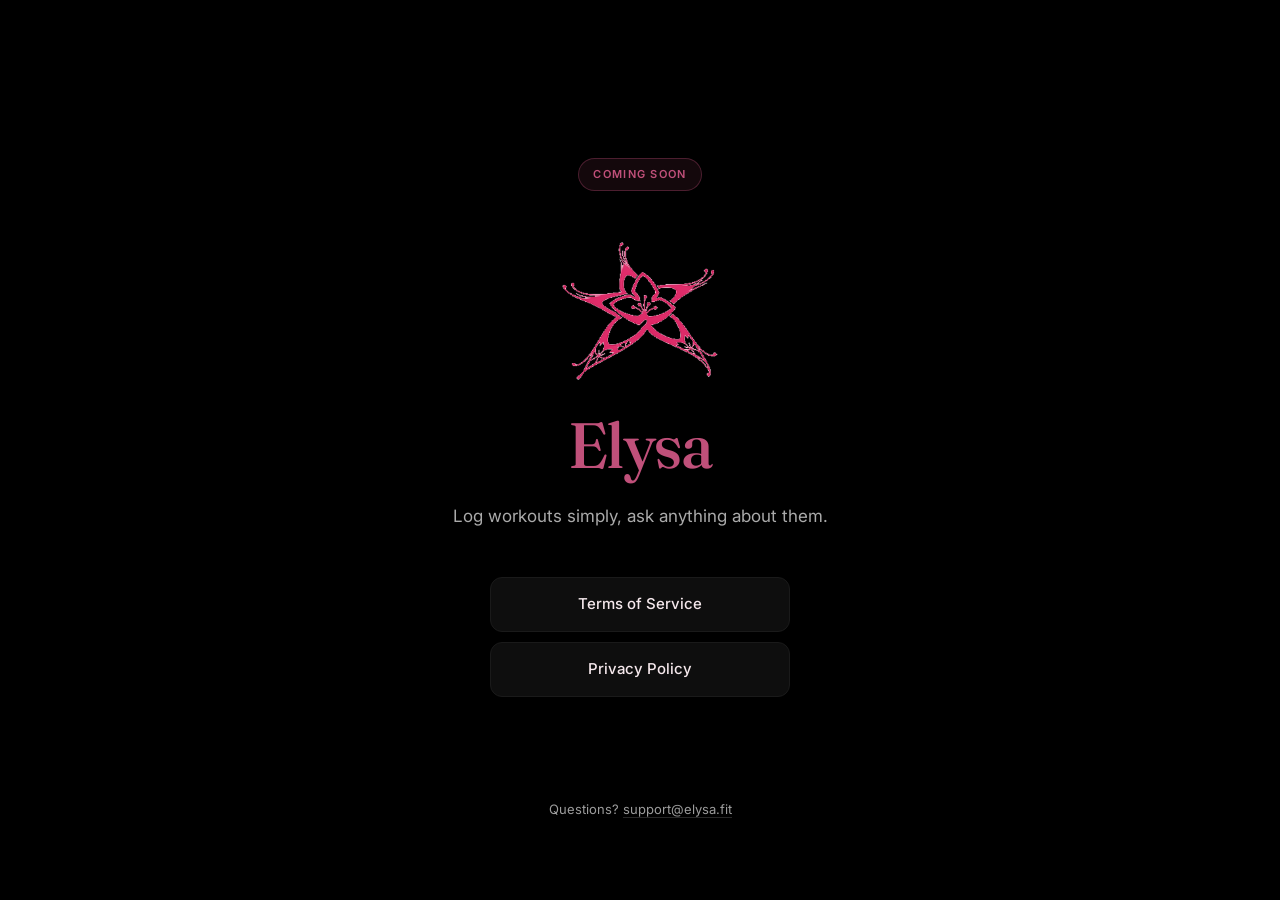
<file: index.html>
<!doctype html>
<html lang="en">
<head>
  <meta charset="utf-8">
  <meta name="viewport" content="width=device-width, initial-scale=1">
  <title>Elysa</title>
  <meta name="description" content="Log workouts simply, ask anything about them.">
  <meta name="theme-color" content="#000000">

  <meta property="og:type" content="website">
  <meta property="og:site_name" content="Elysa">
  <meta property="og:title" content="Elysa">
  <meta property="og:description" content="Log workouts simply, ask anything about them.">
  <meta property="og:url" content="https://elysa.fit/">
  <meta property="og:image" content="https://elysa.fit/assets/og-card.png">
  <meta property="og:image:width" content="1200">
  <meta property="og:image:height" content="630">
  <meta property="og:image:alt" content="Elysa">
  <meta name="twitter:card" content="summary_large_image">
  <meta name="twitter:title" content="Elysa">
  <meta name="twitter:description" content="Log workouts simply, ask anything about them.">
  <meta name="twitter:image" content="https://elysa.fit/assets/og-card.png">

  <link rel="icon" type="image/png" href="/favicon.png">
  <link rel="apple-touch-icon" href="/apple-touch-icon.png">
  <link rel="preconnect" href="https://fonts.googleapis.com">
  <link rel="preconnect" href="https://fonts.gstatic.com" crossorigin>
  <link href="https://fonts.googleapis.com/css2?family=Fraunces:opsz,wght@9..144,400..700&family=Inter:wght@400;500;600;700&display=swap" rel="stylesheet">
  <link rel="stylesheet" href="/style.css">
</head>
<body>
  <main class="landing">
    <div class="stack">
      <span class="badge">Coming soon</span>
      <img src="/assets/elysa-logo.png" alt="" class="logo">
      <h1>Elysa</h1>
      <p class="tag">Log workouts simply, ask anything about them.</p>
      <nav class="links">
        <a href="/terms">Terms of Service</a>
        <a href="/privacy">Privacy Policy</a>
      </nav>
    </div>
    <p class="contact">Questions? <a href="mailto:support@elysa.fit">support@elysa.fit</a></p>
  </main>
</body>
</html>
</file>
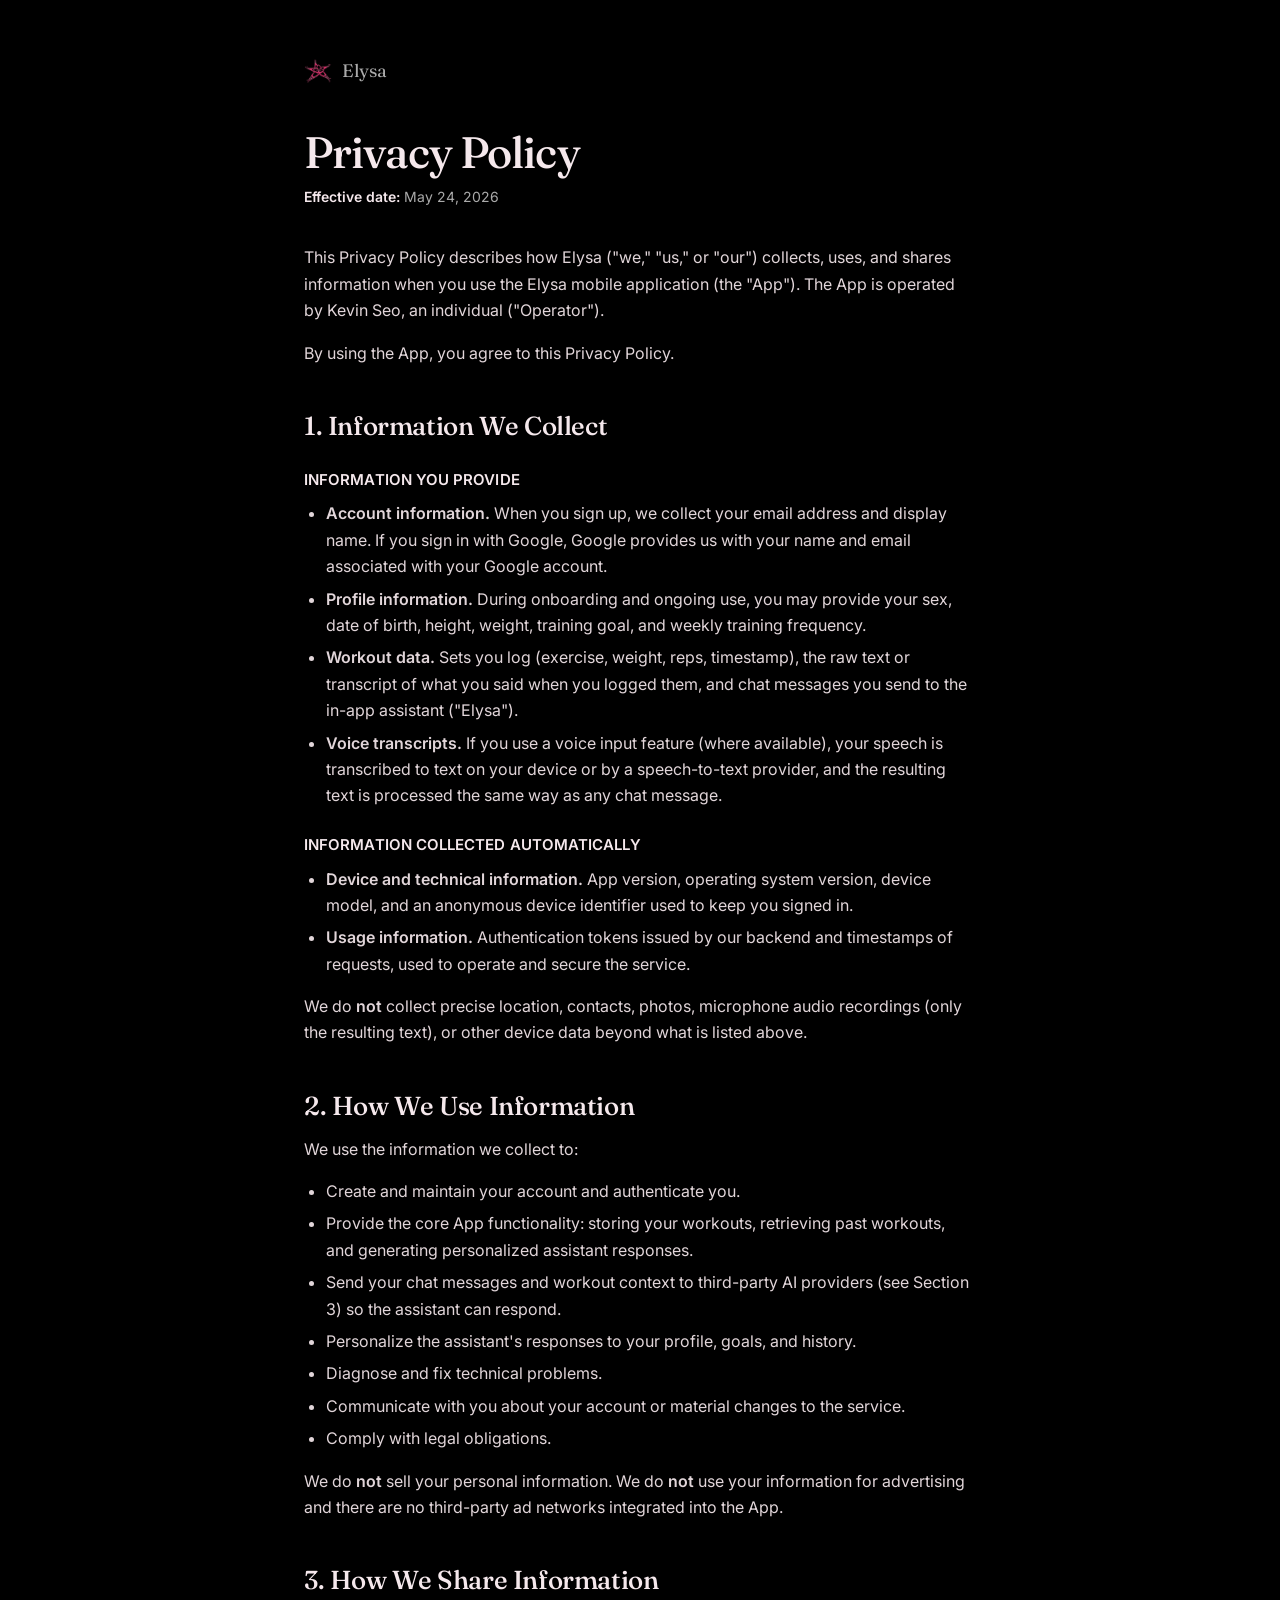
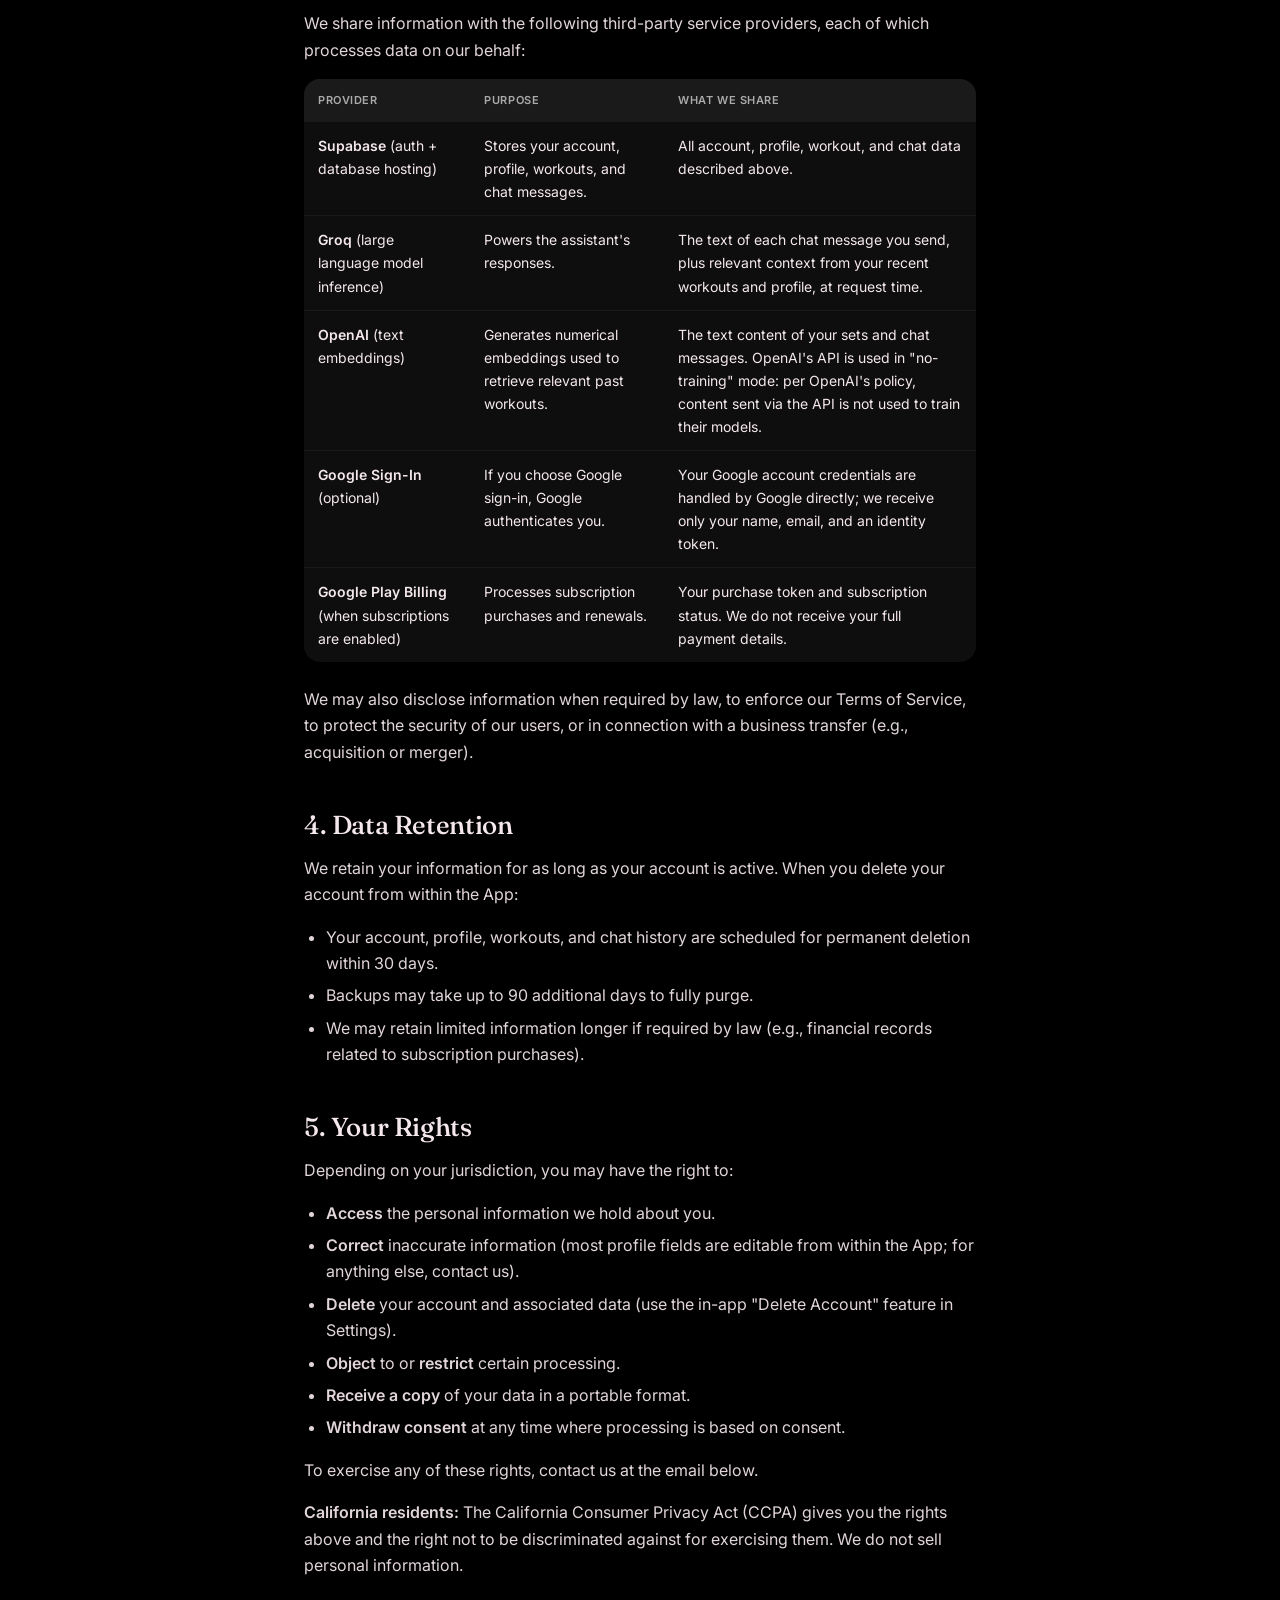
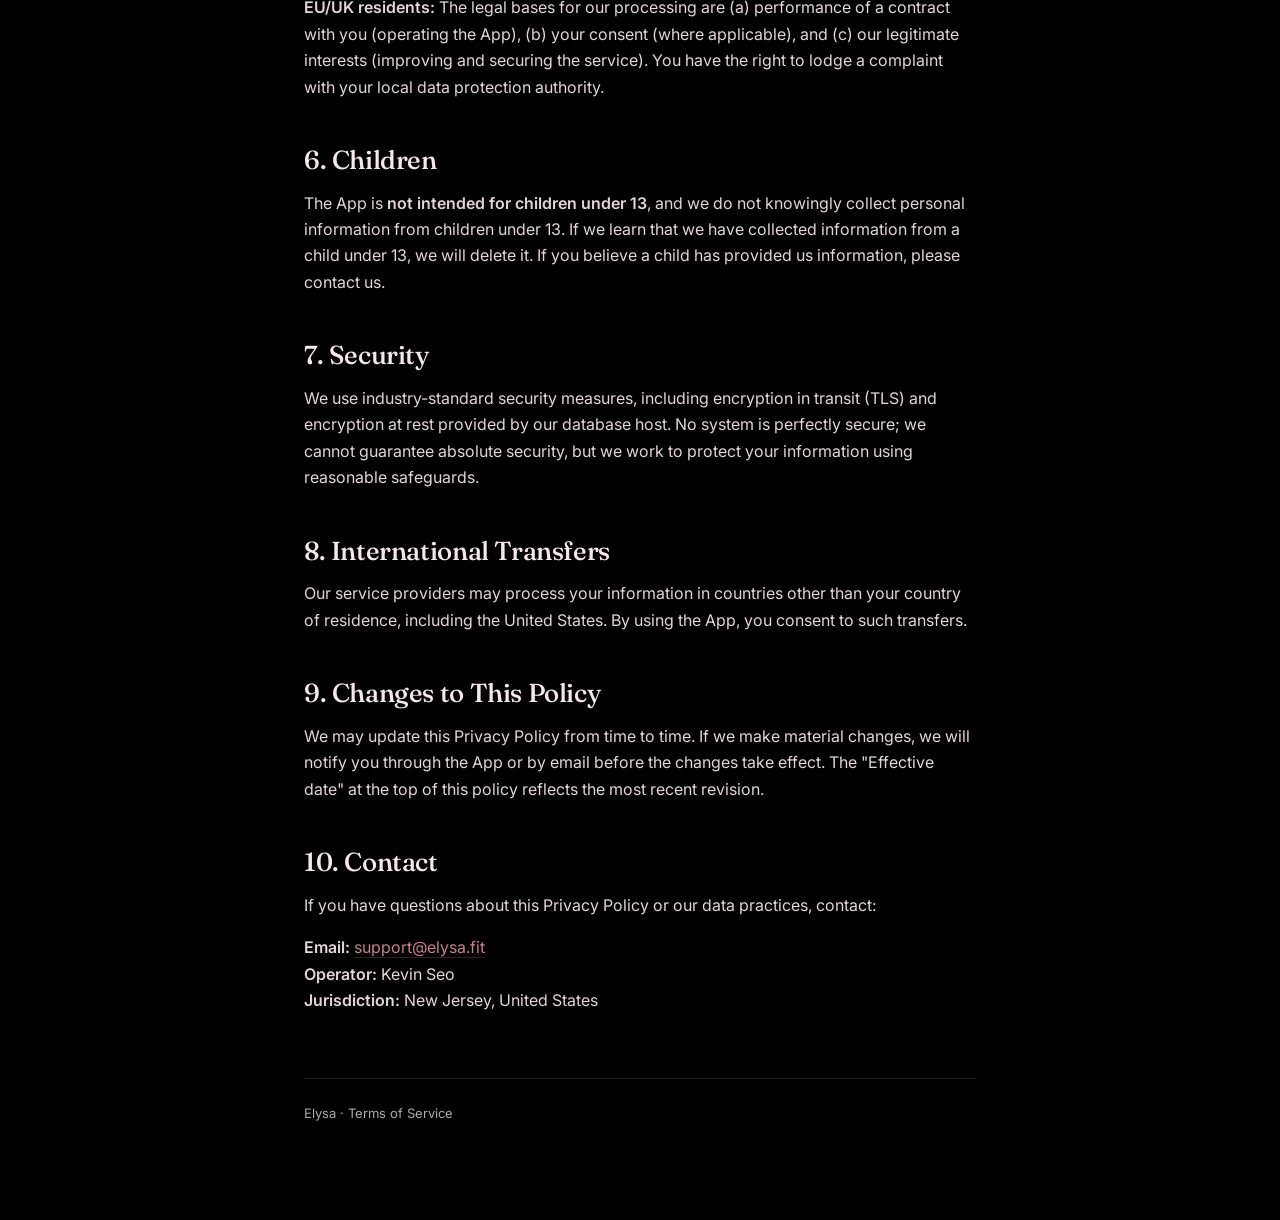
<file: privacy/index.html>
<!doctype html>
<html lang="en">
<head>
  <meta charset="utf-8">
  <meta name="viewport" content="width=device-width, initial-scale=1">
  <title>Privacy Policy · Elysa</title>
  <meta name="description" content="Privacy Policy for the Elysa mobile application.">
  <meta name="theme-color" content="#000000">

  <meta property="og:type" content="article">
  <meta property="og:site_name" content="Elysa">
  <meta property="og:title" content="Privacy Policy · Elysa">
  <meta property="og:description" content="Privacy Policy for the Elysa mobile application.">
  <meta property="og:url" content="https://elysa.fit/privacy">
  <meta property="og:image" content="https://elysa.fit/assets/og-card.png">
  <meta property="og:image:width" content="1200">
  <meta property="og:image:height" content="630">
  <meta name="twitter:card" content="summary_large_image">
  <meta name="twitter:image" content="https://elysa.fit/assets/og-card.png">

  <link rel="icon" type="image/png" href="/favicon.png">
  <link rel="apple-touch-icon" href="/apple-touch-icon.png">
  <link rel="preconnect" href="https://fonts.googleapis.com">
  <link rel="preconnect" href="https://fonts.gstatic.com" crossorigin>
  <link href="https://fonts.googleapis.com/css2?family=Fraunces:opsz,wght@9..144,400..700&family=Inter:wght@400;500;600;700&display=swap" rel="stylesheet">
  <link rel="stylesheet" href="/style.css">
</head>
<body>
  <main>
    <nav class="crumb">
      <img src="/assets/elysa-logo.png" alt="">
      <a href="/">Elysa</a>
    </nav>

    <h1>Privacy Policy</h1>
    <p class="effective"><strong>Effective date:</strong> May 24, 2026</p>

    <p>This Privacy Policy describes how Elysa ("we," "us," or "our") collects, uses, and shares information when you use the Elysa mobile application (the "App"). The App is operated by Kevin Seo, an individual ("Operator").</p>
    <p>By using the App, you agree to this Privacy Policy.</p>

    <h2>1. Information We Collect</h2>

    <h3>Information you provide</h3>
    <ul>
      <li><strong>Account information.</strong> When you sign up, we collect your email address and display name. If you sign in with Google, Google provides us with your name and email associated with your Google account.</li>
      <li><strong>Profile information.</strong> During onboarding and ongoing use, you may provide your sex, date of birth, height, weight, training goal, and weekly training frequency.</li>
      <li><strong>Workout data.</strong> Sets you log (exercise, weight, reps, timestamp), the raw text or transcript of what you said when you logged them, and chat messages you send to the in-app assistant ("Elysa").</li>
      <li><strong>Voice transcripts.</strong> If you use a voice input feature (where available), your speech is transcribed to text on your device or by a speech-to-text provider, and the resulting text is processed the same way as any chat message.</li>
    </ul>

    <h3>Information collected automatically</h3>
    <ul>
      <li><strong>Device and technical information.</strong> App version, operating system version, device model, and an anonymous device identifier used to keep you signed in.</li>
      <li><strong>Usage information.</strong> Authentication tokens issued by our backend and timestamps of requests, used to operate and secure the service.</li>
    </ul>

    <p>We do <strong>not</strong> collect precise location, contacts, photos, microphone audio recordings (only the resulting text), or other device data beyond what is listed above.</p>

    <h2>2. How We Use Information</h2>
    <p>We use the information we collect to:</p>
    <ul>
      <li>Create and maintain your account and authenticate you.</li>
      <li>Provide the core App functionality: storing your workouts, retrieving past workouts, and generating personalized assistant responses.</li>
      <li>Send your chat messages and workout context to third-party AI providers (see Section 3) so the assistant can respond.</li>
      <li>Personalize the assistant's responses to your profile, goals, and history.</li>
      <li>Diagnose and fix technical problems.</li>
      <li>Communicate with you about your account or material changes to the service.</li>
      <li>Comply with legal obligations.</li>
    </ul>
    <p>We do <strong>not</strong> sell your personal information. We do <strong>not</strong> use your information for advertising and there are no third-party ad networks integrated into the App.</p>

    <h2>3. How We Share Information</h2>
    <p>We share information with the following third-party service providers, each of which processes data on our behalf:</p>
    <table>
      <thead>
        <tr><th>Provider</th><th>Purpose</th><th>What we share</th></tr>
      </thead>
      <tbody>
        <tr>
          <td><strong>Supabase</strong> (auth + database hosting)</td>
          <td>Stores your account, profile, workouts, and chat messages.</td>
          <td>All account, profile, workout, and chat data described above.</td>
        </tr>
        <tr>
          <td><strong>Groq</strong> (large language model inference)</td>
          <td>Powers the assistant's responses.</td>
          <td>The text of each chat message you send, plus relevant context from your recent workouts and profile, at request time.</td>
        </tr>
        <tr>
          <td><strong>OpenAI</strong> (text embeddings)</td>
          <td>Generates numerical embeddings used to retrieve relevant past workouts.</td>
          <td>The text content of your sets and chat messages. OpenAI's API is used in "no-training" mode: per OpenAI's policy, content sent via the API is not used to train their models.</td>
        </tr>
        <tr>
          <td><strong>Google Sign-In</strong> (optional)</td>
          <td>If you choose Google sign-in, Google authenticates you.</td>
          <td>Your Google account credentials are handled by Google directly; we receive only your name, email, and an identity token.</td>
        </tr>
        <tr>
          <td><strong>Google Play Billing</strong> (when subscriptions are enabled)</td>
          <td>Processes subscription purchases and renewals.</td>
          <td>Your purchase token and subscription status. We do not receive your full payment details.</td>
        </tr>
      </tbody>
    </table>
    <p>We may also disclose information when required by law, to enforce our Terms of Service, to protect the security of our users, or in connection with a business transfer (e.g., acquisition or merger).</p>

    <h2>4. Data Retention</h2>
    <p>We retain your information for as long as your account is active. When you delete your account from within the App:</p>
    <ul>
      <li>Your account, profile, workouts, and chat history are scheduled for permanent deletion within 30 days.</li>
      <li>Backups may take up to 90 additional days to fully purge.</li>
      <li>We may retain limited information longer if required by law (e.g., financial records related to subscription purchases).</li>
    </ul>

    <h2>5. Your Rights</h2>
    <p>Depending on your jurisdiction, you may have the right to:</p>
    <ul>
      <li><strong>Access</strong> the personal information we hold about you.</li>
      <li><strong>Correct</strong> inaccurate information (most profile fields are editable from within the App; for anything else, contact us).</li>
      <li><strong>Delete</strong> your account and associated data (use the in-app "Delete Account" feature in Settings).</li>
      <li><strong>Object</strong> to or <strong>restrict</strong> certain processing.</li>
      <li><strong>Receive a copy</strong> of your data in a portable format.</li>
      <li><strong>Withdraw consent</strong> at any time where processing is based on consent.</li>
    </ul>
    <p>To exercise any of these rights, contact us at the email below.</p>

    <p><strong>California residents:</strong> The California Consumer Privacy Act (CCPA) gives you the rights above and the right not to be discriminated against for exercising them. We do not sell personal information.</p>

    <p><strong>EU/UK residents:</strong> The legal bases for our processing are (a) performance of a contract with you (operating the App), (b) your consent (where applicable), and (c) our legitimate interests (improving and securing the service). You have the right to lodge a complaint with your local data protection authority.</p>

    <h2>6. Children</h2>
    <p>The App is <strong>not intended for children under 13</strong>, and we do not knowingly collect personal information from children under 13. If we learn that we have collected information from a child under 13, we will delete it. If you believe a child has provided us information, please contact us.</p>

    <h2>7. Security</h2>
    <p>We use industry-standard security measures, including encryption in transit (TLS) and encryption at rest provided by our database host. No system is perfectly secure; we cannot guarantee absolute security, but we work to protect your information using reasonable safeguards.</p>

    <h2>8. International Transfers</h2>
    <p>Our service providers may process your information in countries other than your country of residence, including the United States. By using the App, you consent to such transfers.</p>

    <h2>9. Changes to This Policy</h2>
    <p>We may update this Privacy Policy from time to time. If we make material changes, we will notify you through the App or by email before the changes take effect. The "Effective date" at the top of this policy reflects the most recent revision.</p>

    <h2>10. Contact</h2>
    <p>If you have questions about this Privacy Policy or our data practices, contact:</p>
    <p><strong>Email:</strong> <a href="mailto:support@elysa.fit">support@elysa.fit</a><br>
    <strong>Operator:</strong> Kevin Seo<br>
    <strong>Jurisdiction:</strong> New Jersey, United States</p>

    <footer>
      <a href="/">Elysa</a> · <a href="/terms">Terms of Service</a>
    </footer>
  </main>
</body>
</html>
</file>
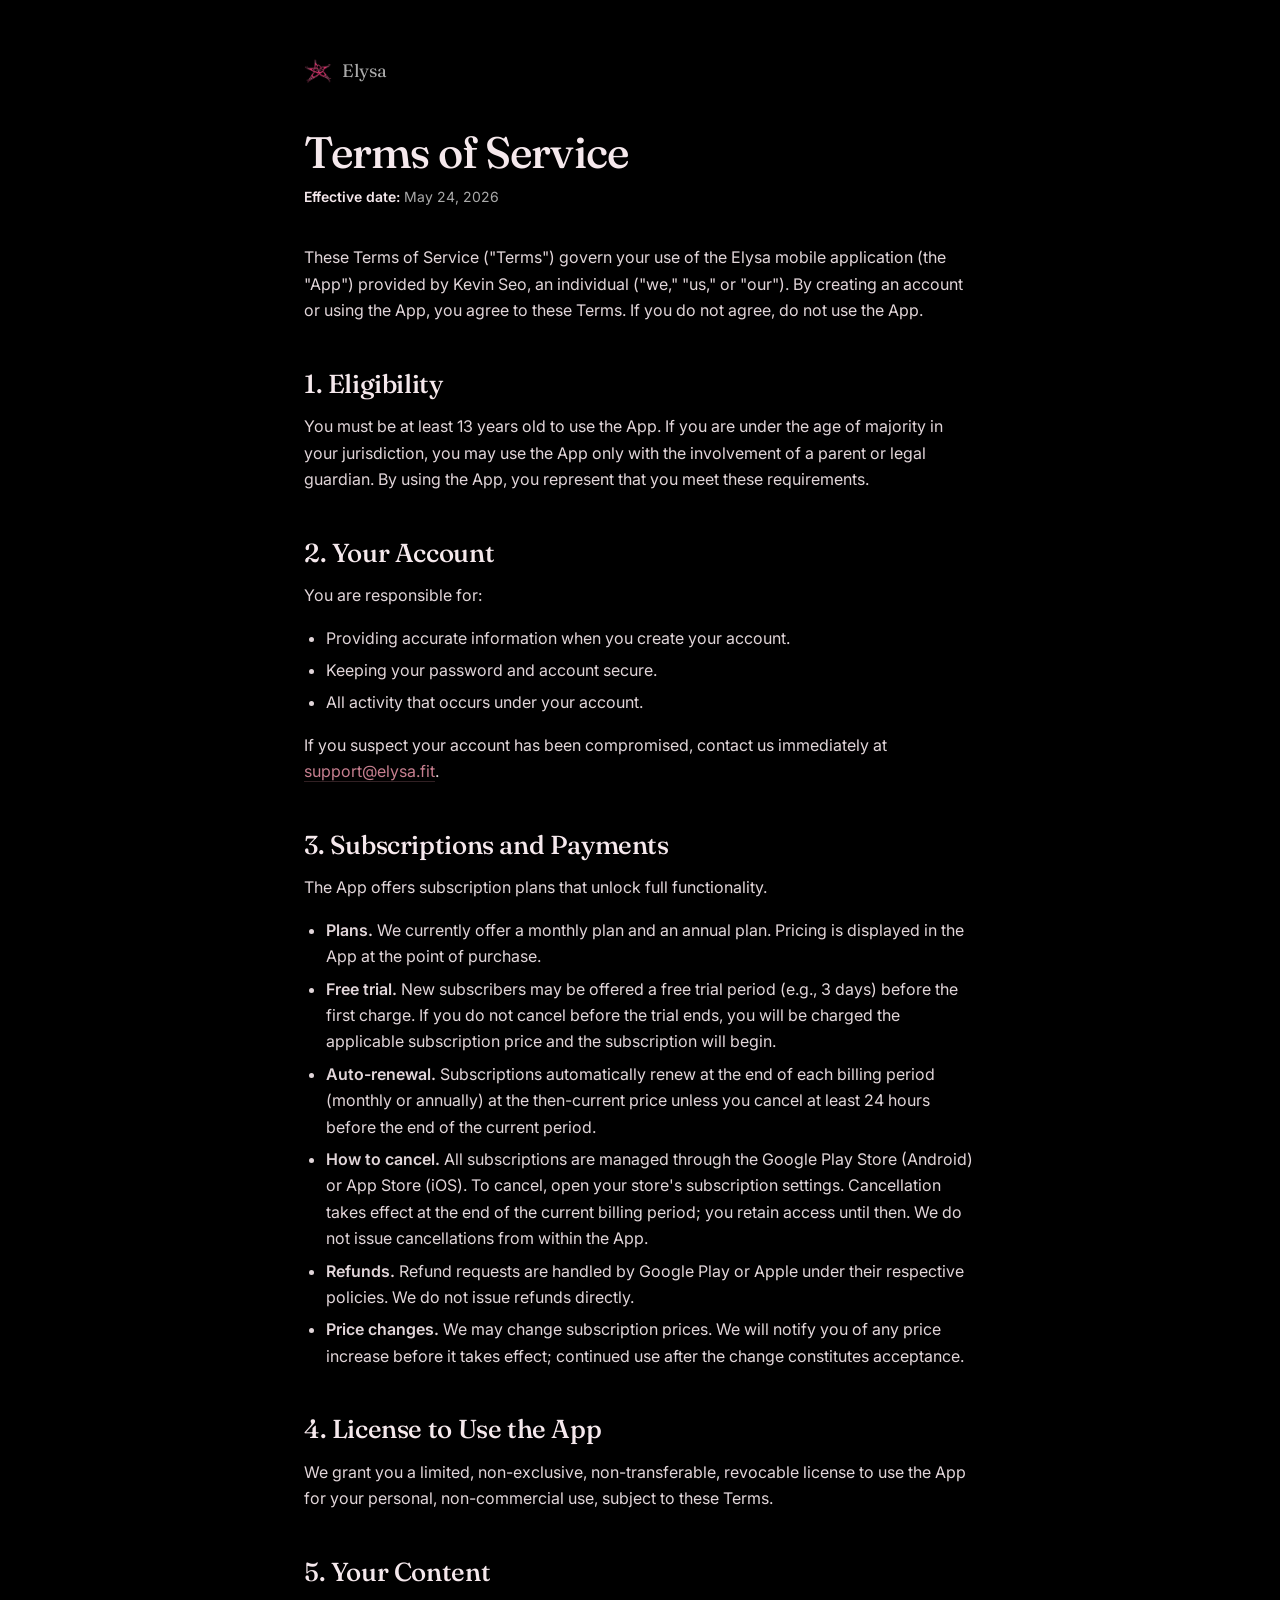
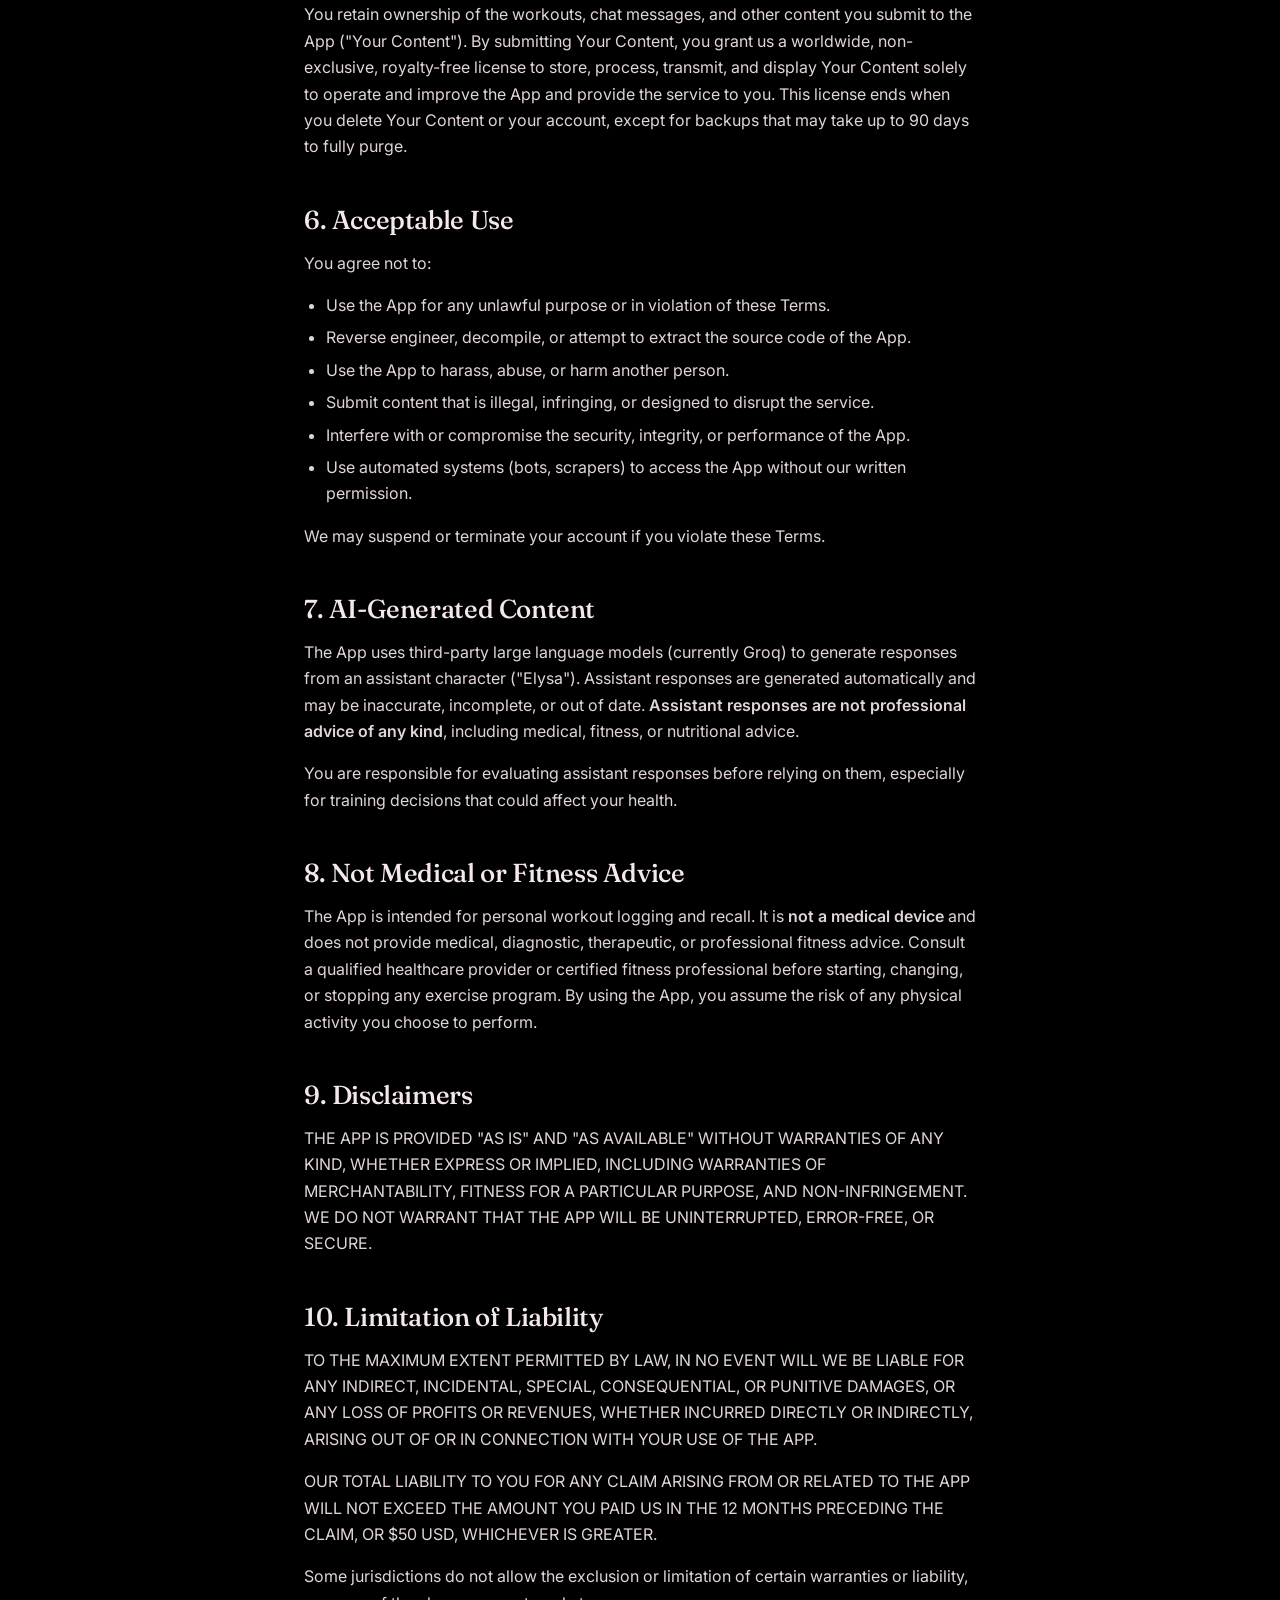
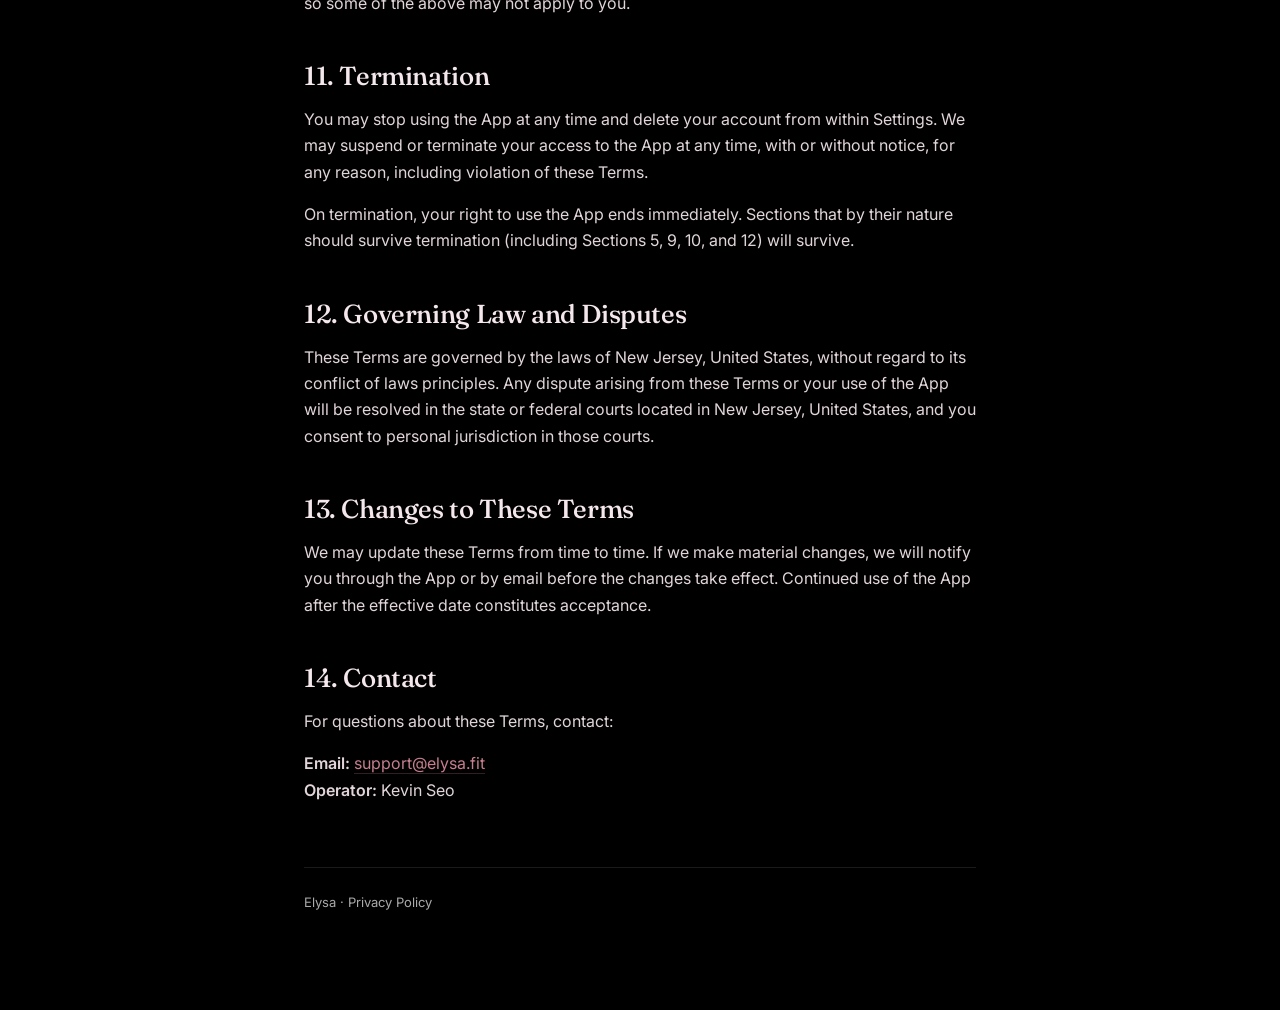
<file: terms/index.html>
<!doctype html>
<html lang="en">
<head>
  <meta charset="utf-8">
  <meta name="viewport" content="width=device-width, initial-scale=1">
  <title>Terms of Service · Elysa</title>
  <meta name="description" content="Terms of Service for the Elysa mobile application.">
  <meta name="theme-color" content="#000000">

  <meta property="og:type" content="article">
  <meta property="og:site_name" content="Elysa">
  <meta property="og:title" content="Terms of Service · Elysa">
  <meta property="og:description" content="Terms of Service for the Elysa mobile application.">
  <meta property="og:url" content="https://elysa.fit/terms">
  <meta property="og:image" content="https://elysa.fit/assets/og-card.png">
  <meta property="og:image:width" content="1200">
  <meta property="og:image:height" content="630">
  <meta name="twitter:card" content="summary_large_image">
  <meta name="twitter:image" content="https://elysa.fit/assets/og-card.png">

  <link rel="icon" type="image/png" href="/favicon.png">
  <link rel="apple-touch-icon" href="/apple-touch-icon.png">
  <link rel="preconnect" href="https://fonts.googleapis.com">
  <link rel="preconnect" href="https://fonts.gstatic.com" crossorigin>
  <link href="https://fonts.googleapis.com/css2?family=Fraunces:opsz,wght@9..144,400..700&family=Inter:wght@400;500;600;700&display=swap" rel="stylesheet">
  <link rel="stylesheet" href="/style.css">
</head>
<body>
  <main>
    <nav class="crumb">
      <img src="/assets/elysa-logo.png" alt="">
      <a href="/">Elysa</a>
    </nav>

    <h1>Terms of Service</h1>
    <p class="effective"><strong>Effective date:</strong> May 24, 2026</p>

    <p>These Terms of Service ("Terms") govern your use of the Elysa mobile application (the "App") provided by Kevin Seo, an individual ("we," "us," or "our"). By creating an account or using the App, you agree to these Terms. If you do not agree, do not use the App.</p>

    <h2>1. Eligibility</h2>
    <p>You must be at least 13 years old to use the App. If you are under the age of majority in your jurisdiction, you may use the App only with the involvement of a parent or legal guardian. By using the App, you represent that you meet these requirements.</p>

    <h2>2. Your Account</h2>
    <p>You are responsible for:</p>
    <ul>
      <li>Providing accurate information when you create your account.</li>
      <li>Keeping your password and account secure.</li>
      <li>All activity that occurs under your account.</li>
    </ul>
    <p>If you suspect your account has been compromised, contact us immediately at <a href="mailto:support@elysa.fit">support@elysa.fit</a>.</p>

    <h2>3. Subscriptions and Payments</h2>
    <p>The App offers subscription plans that unlock full functionality.</p>
    <ul>
      <li><strong>Plans.</strong> We currently offer a monthly plan and an annual plan. Pricing is displayed in the App at the point of purchase.</li>
      <li><strong>Free trial.</strong> New subscribers may be offered a free trial period (e.g., 3 days) before the first charge. If you do not cancel before the trial ends, you will be charged the applicable subscription price and the subscription will begin.</li>
      <li><strong>Auto-renewal.</strong> Subscriptions automatically renew at the end of each billing period (monthly or annually) at the then-current price unless you cancel at least 24 hours before the end of the current period.</li>
      <li><strong>How to cancel.</strong> All subscriptions are managed through the Google Play Store (Android) or App Store (iOS). To cancel, open your store's subscription settings. Cancellation takes effect at the end of the current billing period; you retain access until then. We do not issue cancellations from within the App.</li>
      <li><strong>Refunds.</strong> Refund requests are handled by Google Play or Apple under their respective policies. We do not issue refunds directly.</li>
      <li><strong>Price changes.</strong> We may change subscription prices. We will notify you of any price increase before it takes effect; continued use after the change constitutes acceptance.</li>
    </ul>

    <h2>4. License to Use the App</h2>
    <p>We grant you a limited, non-exclusive, non-transferable, revocable license to use the App for your personal, non-commercial use, subject to these Terms.</p>

    <h2>5. Your Content</h2>
    <p>You retain ownership of the workouts, chat messages, and other content you submit to the App ("Your Content"). By submitting Your Content, you grant us a worldwide, non-exclusive, royalty-free license to store, process, transmit, and display Your Content solely to operate and improve the App and provide the service to you. This license ends when you delete Your Content or your account, except for backups that may take up to 90 days to fully purge.</p>

    <h2>6. Acceptable Use</h2>
    <p>You agree not to:</p>
    <ul>
      <li>Use the App for any unlawful purpose or in violation of these Terms.</li>
      <li>Reverse engineer, decompile, or attempt to extract the source code of the App.</li>
      <li>Use the App to harass, abuse, or harm another person.</li>
      <li>Submit content that is illegal, infringing, or designed to disrupt the service.</li>
      <li>Interfere with or compromise the security, integrity, or performance of the App.</li>
      <li>Use automated systems (bots, scrapers) to access the App without our written permission.</li>
    </ul>
    <p>We may suspend or terminate your account if you violate these Terms.</p>

    <h2>7. AI-Generated Content</h2>
    <p>The App uses third-party large language models (currently Groq) to generate responses from an assistant character ("Elysa"). Assistant responses are generated automatically and may be inaccurate, incomplete, or out of date. <strong>Assistant responses are not professional advice of any kind</strong>, including medical, fitness, or nutritional advice.</p>
    <p>You are responsible for evaluating assistant responses before relying on them, especially for training decisions that could affect your health.</p>

    <h2>8. Not Medical or Fitness Advice</h2>
    <p>The App is intended for personal workout logging and recall. It is <strong>not a medical device</strong> and does not provide medical, diagnostic, therapeutic, or professional fitness advice. Consult a qualified healthcare provider or certified fitness professional before starting, changing, or stopping any exercise program. By using the App, you assume the risk of any physical activity you choose to perform.</p>

    <h2>9. Disclaimers</h2>
    <p>THE APP IS PROVIDED "AS IS" AND "AS AVAILABLE" WITHOUT WARRANTIES OF ANY KIND, WHETHER EXPRESS OR IMPLIED, INCLUDING WARRANTIES OF MERCHANTABILITY, FITNESS FOR A PARTICULAR PURPOSE, AND NON-INFRINGEMENT. WE DO NOT WARRANT THAT THE APP WILL BE UNINTERRUPTED, ERROR-FREE, OR SECURE.</p>

    <h2>10. Limitation of Liability</h2>
    <p>TO THE MAXIMUM EXTENT PERMITTED BY LAW, IN NO EVENT WILL WE BE LIABLE FOR ANY INDIRECT, INCIDENTAL, SPECIAL, CONSEQUENTIAL, OR PUNITIVE DAMAGES, OR ANY LOSS OF PROFITS OR REVENUES, WHETHER INCURRED DIRECTLY OR INDIRECTLY, ARISING OUT OF OR IN CONNECTION WITH YOUR USE OF THE APP.</p>
    <p>OUR TOTAL LIABILITY TO YOU FOR ANY CLAIM ARISING FROM OR RELATED TO THE APP WILL NOT EXCEED THE AMOUNT YOU PAID US IN THE 12 MONTHS PRECEDING THE CLAIM, OR $50 USD, WHICHEVER IS GREATER.</p>
    <p>Some jurisdictions do not allow the exclusion or limitation of certain warranties or liability, so some of the above may not apply to you.</p>

    <h2>11. Termination</h2>
    <p>You may stop using the App at any time and delete your account from within Settings. We may suspend or terminate your access to the App at any time, with or without notice, for any reason, including violation of these Terms.</p>
    <p>On termination, your right to use the App ends immediately. Sections that by their nature should survive termination (including Sections 5, 9, 10, and 12) will survive.</p>

    <h2>12. Governing Law and Disputes</h2>
    <p>These Terms are governed by the laws of New Jersey, United States, without regard to its conflict of laws principles. Any dispute arising from these Terms or your use of the App will be resolved in the state or federal courts located in New Jersey, United States, and you consent to personal jurisdiction in those courts.</p>

    <h2>13. Changes to These Terms</h2>
    <p>We may update these Terms from time to time. If we make material changes, we will notify you through the App or by email before the changes take effect. Continued use of the App after the effective date constitutes acceptance.</p>

    <h2>14. Contact</h2>
    <p>For questions about these Terms, contact:</p>
    <p><strong>Email:</strong> <a href="mailto:support@elysa.fit">support@elysa.fit</a><br>
    <strong>Operator:</strong> Kevin Seo</p>

    <footer>
      <a href="/">Elysa</a> · <a href="/privacy">Privacy Policy</a>
    </footer>
  </main>
</body>
</html>
</file>
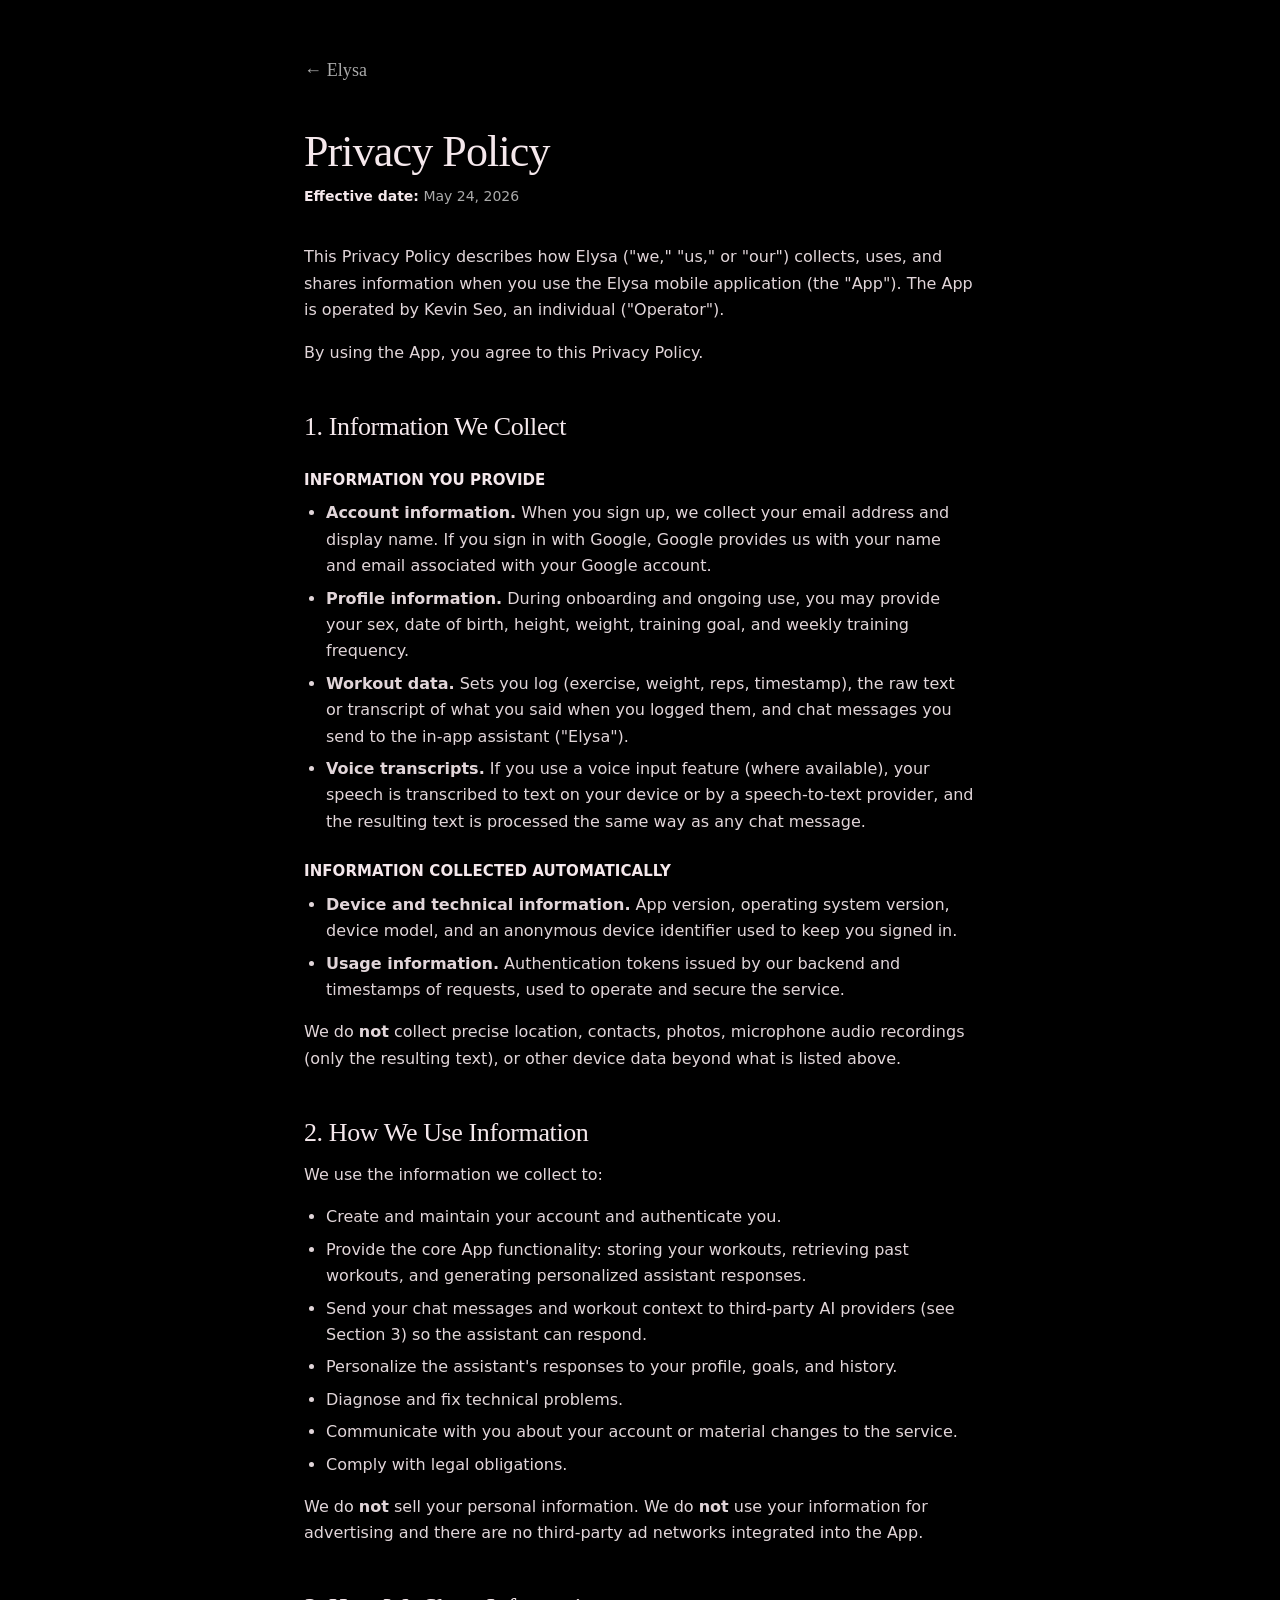
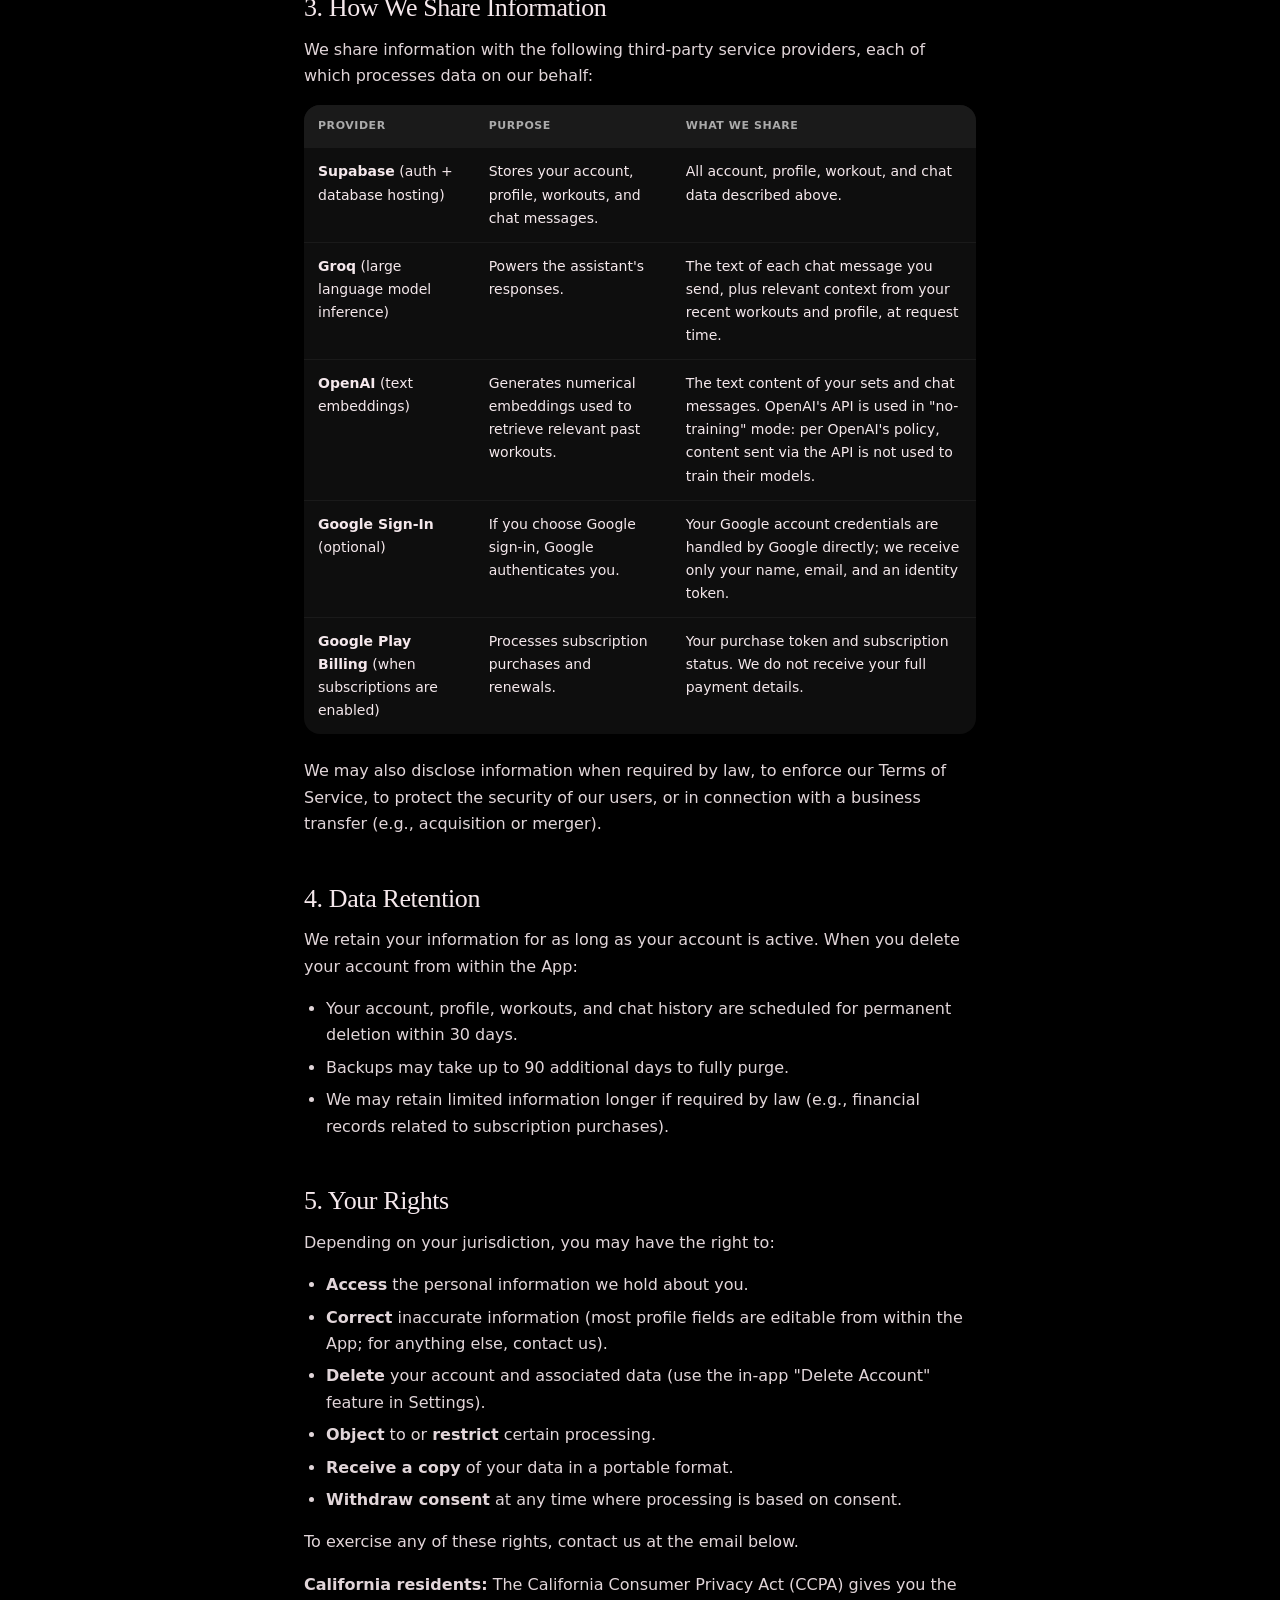
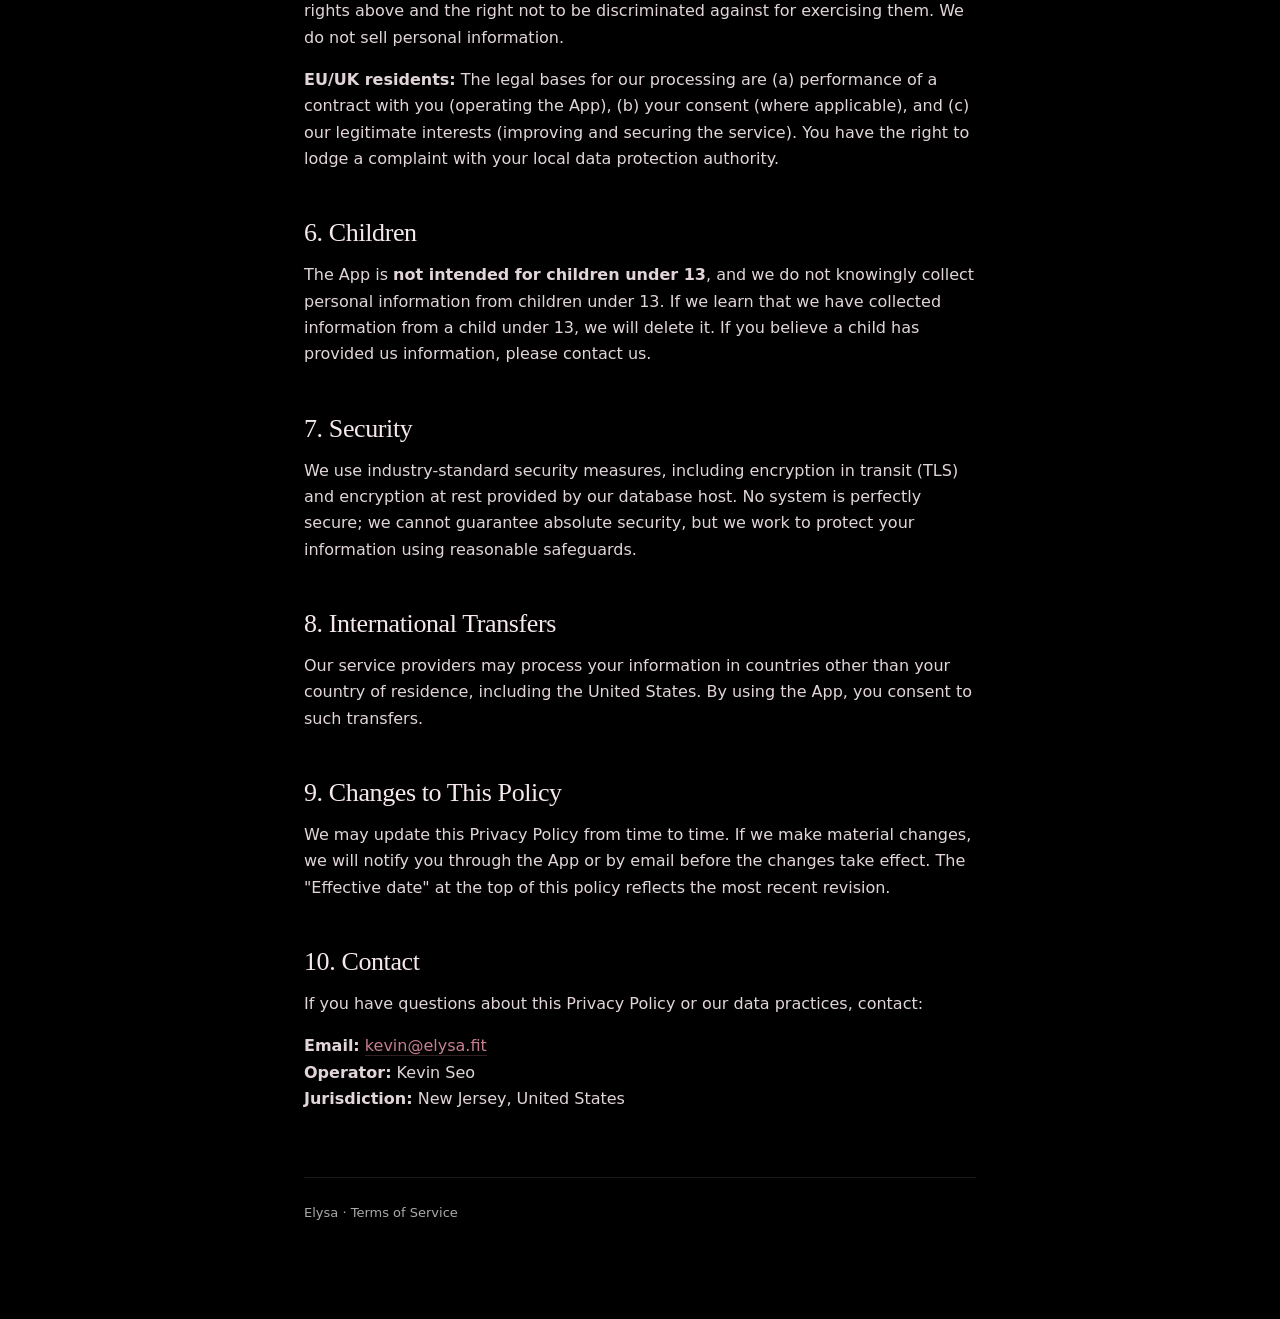
<file: privacy.html>
<!doctype html>
<html lang="en">
<head>
  <meta charset="utf-8">
  <meta name="viewport" content="width=device-width, initial-scale=1">
  <title>Privacy Policy — Elysa</title>
  <link rel="stylesheet" href="/style.css">
</head>
<body>
  <main>
    <nav class="crumb"><a href="/">← Elysa</a></nav>

    <h1>Privacy Policy</h1>
    <p class="effective"><strong>Effective date:</strong> May 24, 2026</p>

    <p>This Privacy Policy describes how Elysa ("we," "us," or "our") collects, uses, and shares information when you use the Elysa mobile application (the "App"). The App is operated by Kevin Seo, an individual ("Operator").</p>
    <p>By using the App, you agree to this Privacy Policy.</p>

    <h2>1. Information We Collect</h2>

    <h3>Information you provide</h3>
    <ul>
      <li><strong>Account information.</strong> When you sign up, we collect your email address and display name. If you sign in with Google, Google provides us with your name and email associated with your Google account.</li>
      <li><strong>Profile information.</strong> During onboarding and ongoing use, you may provide your sex, date of birth, height, weight, training goal, and weekly training frequency.</li>
      <li><strong>Workout data.</strong> Sets you log (exercise, weight, reps, timestamp), the raw text or transcript of what you said when you logged them, and chat messages you send to the in-app assistant ("Elysa").</li>
      <li><strong>Voice transcripts.</strong> If you use a voice input feature (where available), your speech is transcribed to text on your device or by a speech-to-text provider, and the resulting text is processed the same way as any chat message.</li>
    </ul>

    <h3>Information collected automatically</h3>
    <ul>
      <li><strong>Device and technical information.</strong> App version, operating system version, device model, and an anonymous device identifier used to keep you signed in.</li>
      <li><strong>Usage information.</strong> Authentication tokens issued by our backend and timestamps of requests, used to operate and secure the service.</li>
    </ul>

    <p>We do <strong>not</strong> collect precise location, contacts, photos, microphone audio recordings (only the resulting text), or other device data beyond what is listed above.</p>

    <h2>2. How We Use Information</h2>
    <p>We use the information we collect to:</p>
    <ul>
      <li>Create and maintain your account and authenticate you.</li>
      <li>Provide the core App functionality: storing your workouts, retrieving past workouts, and generating personalized assistant responses.</li>
      <li>Send your chat messages and workout context to third-party AI providers (see Section 3) so the assistant can respond.</li>
      <li>Personalize the assistant's responses to your profile, goals, and history.</li>
      <li>Diagnose and fix technical problems.</li>
      <li>Communicate with you about your account or material changes to the service.</li>
      <li>Comply with legal obligations.</li>
    </ul>
    <p>We do <strong>not</strong> sell your personal information. We do <strong>not</strong> use your information for advertising and there are no third-party ad networks integrated into the App.</p>

    <h2>3. How We Share Information</h2>
    <p>We share information with the following third-party service providers, each of which processes data on our behalf:</p>
    <table>
      <thead>
        <tr><th>Provider</th><th>Purpose</th><th>What we share</th></tr>
      </thead>
      <tbody>
        <tr>
          <td><strong>Supabase</strong> (auth + database hosting)</td>
          <td>Stores your account, profile, workouts, and chat messages.</td>
          <td>All account, profile, workout, and chat data described above.</td>
        </tr>
        <tr>
          <td><strong>Groq</strong> (large language model inference)</td>
          <td>Powers the assistant's responses.</td>
          <td>The text of each chat message you send, plus relevant context from your recent workouts and profile, at request time.</td>
        </tr>
        <tr>
          <td><strong>OpenAI</strong> (text embeddings)</td>
          <td>Generates numerical embeddings used to retrieve relevant past workouts.</td>
          <td>The text content of your sets and chat messages. OpenAI's API is used in "no-training" mode: per OpenAI's policy, content sent via the API is not used to train their models.</td>
        </tr>
        <tr>
          <td><strong>Google Sign-In</strong> (optional)</td>
          <td>If you choose Google sign-in, Google authenticates you.</td>
          <td>Your Google account credentials are handled by Google directly; we receive only your name, email, and an identity token.</td>
        </tr>
        <tr>
          <td><strong>Google Play Billing</strong> (when subscriptions are enabled)</td>
          <td>Processes subscription purchases and renewals.</td>
          <td>Your purchase token and subscription status. We do not receive your full payment details.</td>
        </tr>
      </tbody>
    </table>
    <p>We may also disclose information when required by law, to enforce our Terms of Service, to protect the security of our users, or in connection with a business transfer (e.g., acquisition or merger).</p>

    <h2>4. Data Retention</h2>
    <p>We retain your information for as long as your account is active. When you delete your account from within the App:</p>
    <ul>
      <li>Your account, profile, workouts, and chat history are scheduled for permanent deletion within 30 days.</li>
      <li>Backups may take up to 90 additional days to fully purge.</li>
      <li>We may retain limited information longer if required by law (e.g., financial records related to subscription purchases).</li>
    </ul>

    <h2>5. Your Rights</h2>
    <p>Depending on your jurisdiction, you may have the right to:</p>
    <ul>
      <li><strong>Access</strong> the personal information we hold about you.</li>
      <li><strong>Correct</strong> inaccurate information (most profile fields are editable from within the App; for anything else, contact us).</li>
      <li><strong>Delete</strong> your account and associated data (use the in-app "Delete Account" feature in Settings).</li>
      <li><strong>Object</strong> to or <strong>restrict</strong> certain processing.</li>
      <li><strong>Receive a copy</strong> of your data in a portable format.</li>
      <li><strong>Withdraw consent</strong> at any time where processing is based on consent.</li>
    </ul>
    <p>To exercise any of these rights, contact us at the email below.</p>

    <p><strong>California residents:</strong> The California Consumer Privacy Act (CCPA) gives you the rights above and the right not to be discriminated against for exercising them. We do not sell personal information.</p>

    <p><strong>EU/UK residents:</strong> The legal bases for our processing are (a) performance of a contract with you (operating the App), (b) your consent (where applicable), and (c) our legitimate interests (improving and securing the service). You have the right to lodge a complaint with your local data protection authority.</p>

    <h2>6. Children</h2>
    <p>The App is <strong>not intended for children under 13</strong>, and we do not knowingly collect personal information from children under 13. If we learn that we have collected information from a child under 13, we will delete it. If you believe a child has provided us information, please contact us.</p>

    <h2>7. Security</h2>
    <p>We use industry-standard security measures, including encryption in transit (TLS) and encryption at rest provided by our database host. No system is perfectly secure; we cannot guarantee absolute security, but we work to protect your information using reasonable safeguards.</p>

    <h2>8. International Transfers</h2>
    <p>Our service providers may process your information in countries other than your country of residence, including the United States. By using the App, you consent to such transfers.</p>

    <h2>9. Changes to This Policy</h2>
    <p>We may update this Privacy Policy from time to time. If we make material changes, we will notify you through the App or by email before the changes take effect. The "Effective date" at the top of this policy reflects the most recent revision.</p>

    <h2>10. Contact</h2>
    <p>If you have questions about this Privacy Policy or our data practices, contact:</p>
    <p><strong>Email:</strong> <a href="mailto:kevin@elysa.fit">kevin@elysa.fit</a><br>
    <strong>Operator:</strong> Kevin Seo<br>
    <strong>Jurisdiction:</strong> New Jersey, United States</p>

    <footer>
      <a href="/">Elysa</a> · <a href="/terms">Terms of Service</a>
    </footer>
  </main>
</body>
</html>
</file>
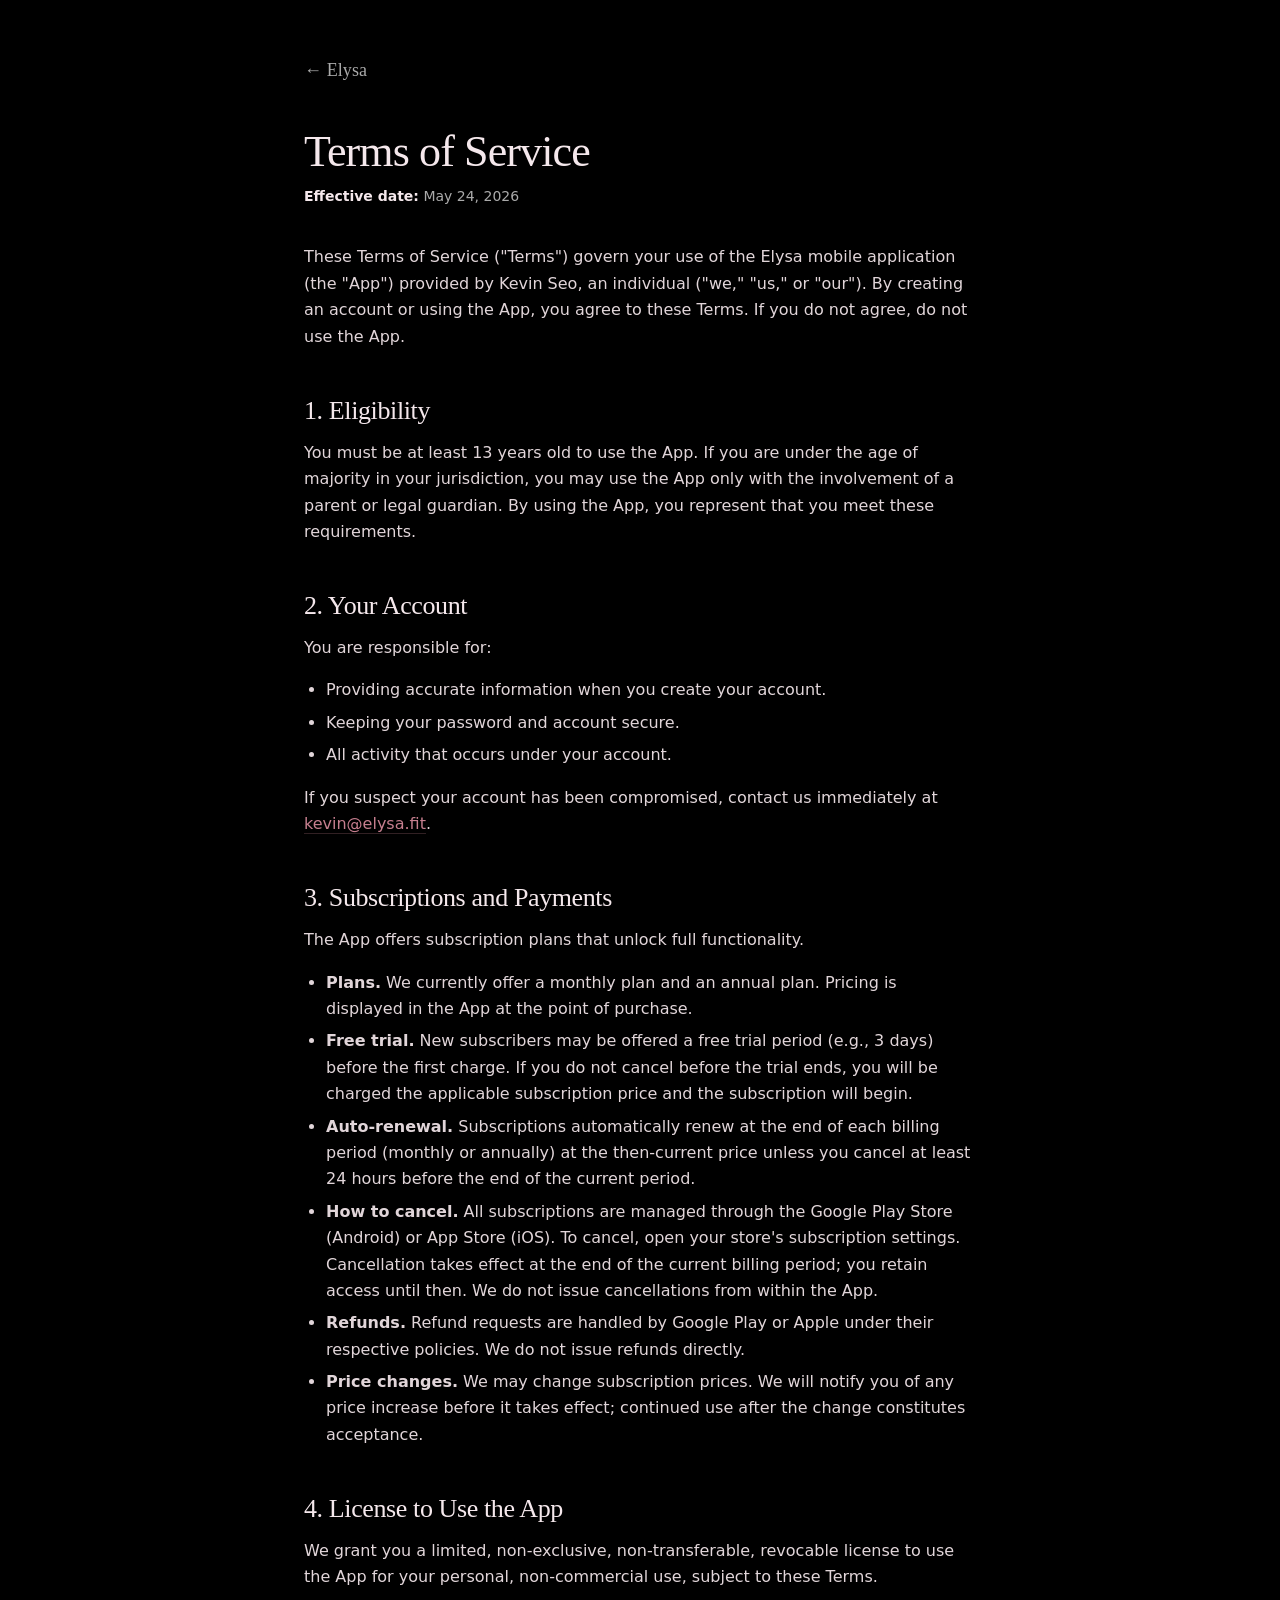
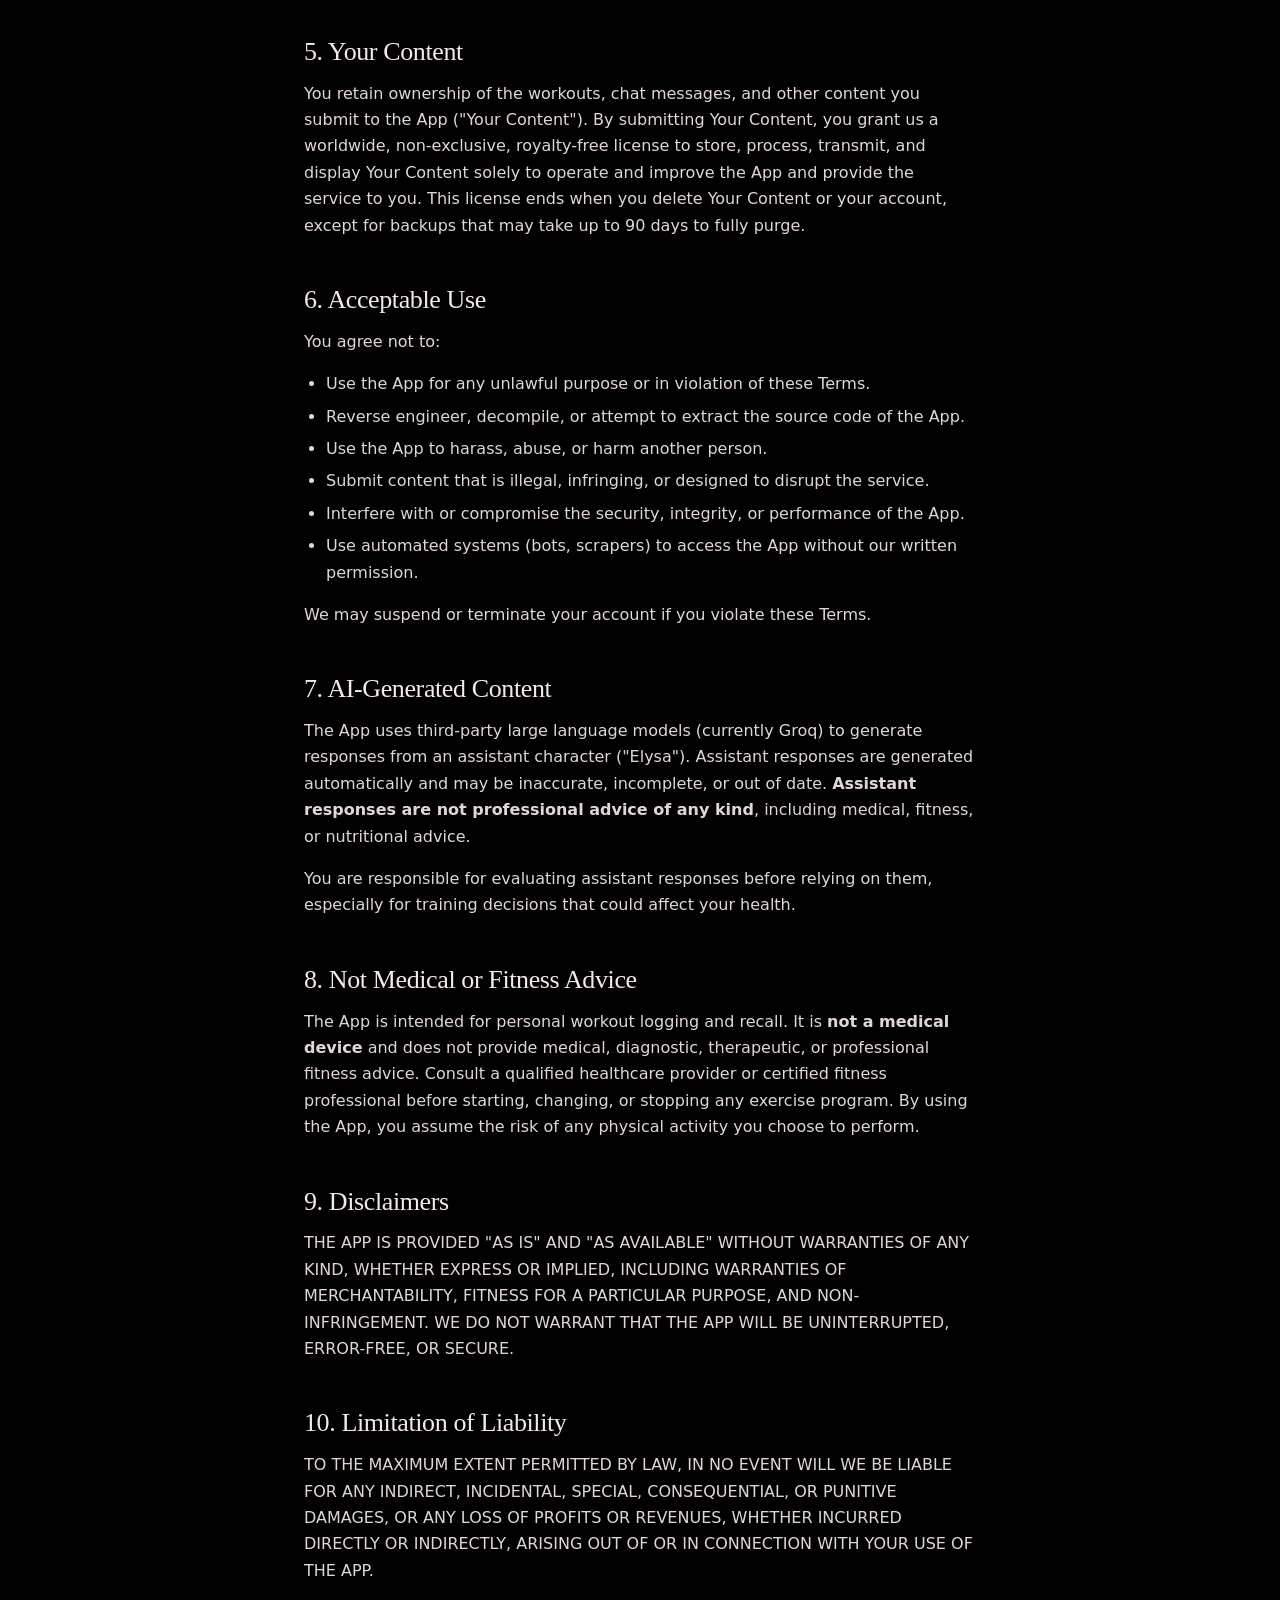
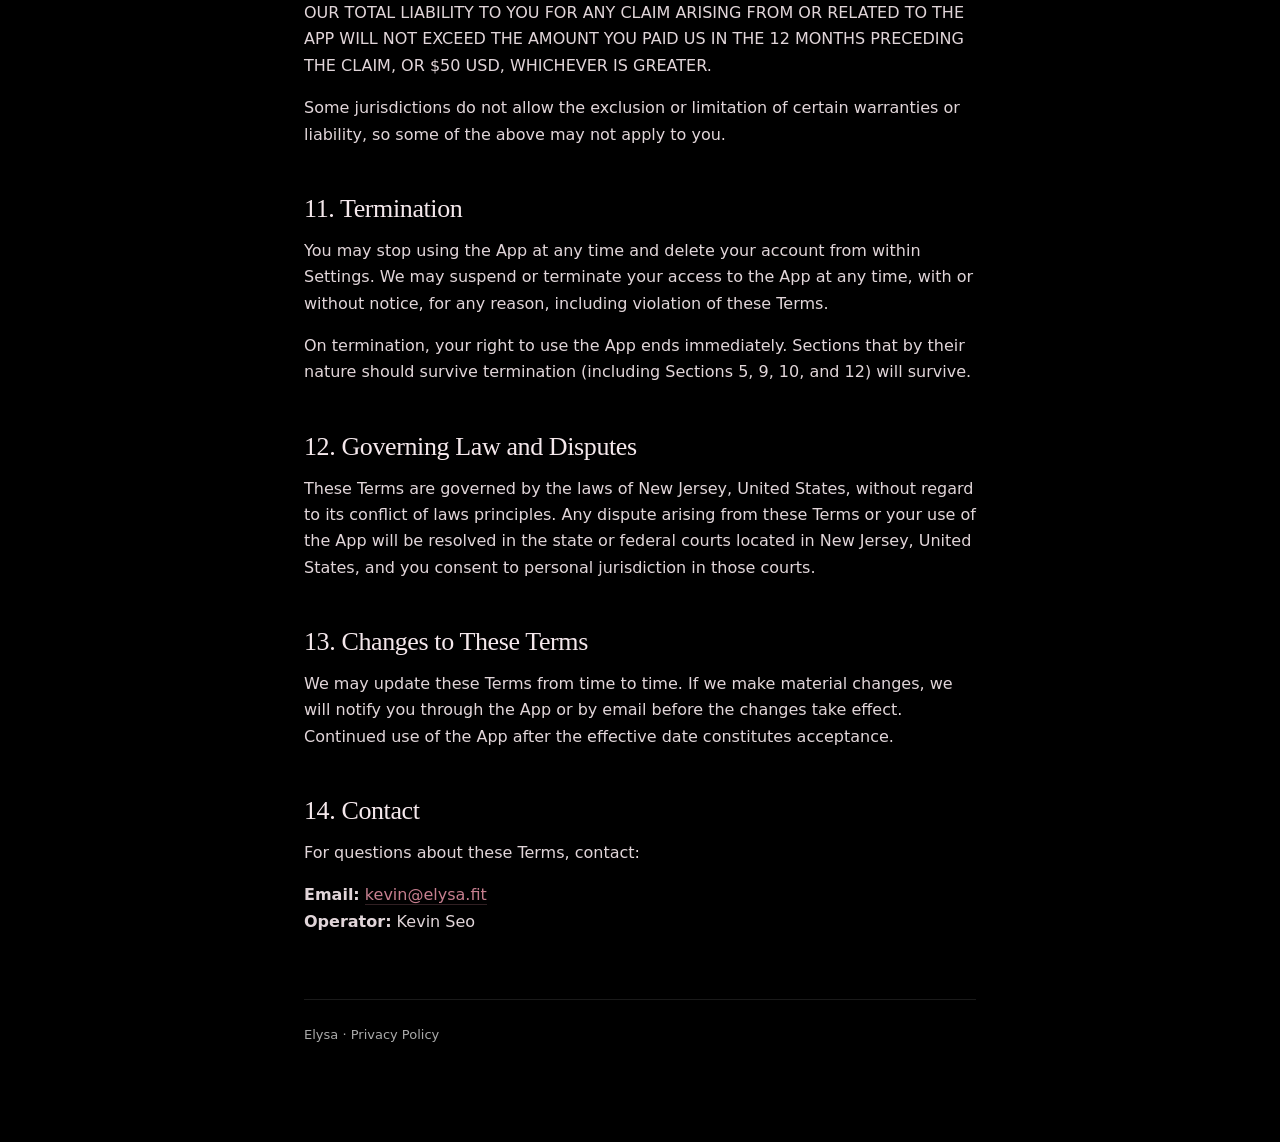
<file: terms.html>
<!doctype html>
<html lang="en">
<head>
  <meta charset="utf-8">
  <meta name="viewport" content="width=device-width, initial-scale=1">
  <title>Terms of Service — Elysa</title>
  <link rel="stylesheet" href="/style.css">
</head>
<body>
  <main>
    <nav class="crumb"><a href="/">← Elysa</a></nav>

    <h1>Terms of Service</h1>
    <p class="effective"><strong>Effective date:</strong> May 24, 2026</p>

    <p>These Terms of Service ("Terms") govern your use of the Elysa mobile application (the "App") provided by Kevin Seo, an individual ("we," "us," or "our"). By creating an account or using the App, you agree to these Terms. If you do not agree, do not use the App.</p>

    <h2>1. Eligibility</h2>
    <p>You must be at least 13 years old to use the App. If you are under the age of majority in your jurisdiction, you may use the App only with the involvement of a parent or legal guardian. By using the App, you represent that you meet these requirements.</p>

    <h2>2. Your Account</h2>
    <p>You are responsible for:</p>
    <ul>
      <li>Providing accurate information when you create your account.</li>
      <li>Keeping your password and account secure.</li>
      <li>All activity that occurs under your account.</li>
    </ul>
    <p>If you suspect your account has been compromised, contact us immediately at <a href="mailto:kevin@elysa.fit">kevin@elysa.fit</a>.</p>

    <h2>3. Subscriptions and Payments</h2>
    <p>The App offers subscription plans that unlock full functionality.</p>
    <ul>
      <li><strong>Plans.</strong> We currently offer a monthly plan and an annual plan. Pricing is displayed in the App at the point of purchase.</li>
      <li><strong>Free trial.</strong> New subscribers may be offered a free trial period (e.g., 3 days) before the first charge. If you do not cancel before the trial ends, you will be charged the applicable subscription price and the subscription will begin.</li>
      <li><strong>Auto-renewal.</strong> Subscriptions automatically renew at the end of each billing period (monthly or annually) at the then-current price unless you cancel at least 24 hours before the end of the current period.</li>
      <li><strong>How to cancel.</strong> All subscriptions are managed through the Google Play Store (Android) or App Store (iOS). To cancel, open your store's subscription settings. Cancellation takes effect at the end of the current billing period; you retain access until then. We do not issue cancellations from within the App.</li>
      <li><strong>Refunds.</strong> Refund requests are handled by Google Play or Apple under their respective policies. We do not issue refunds directly.</li>
      <li><strong>Price changes.</strong> We may change subscription prices. We will notify you of any price increase before it takes effect; continued use after the change constitutes acceptance.</li>
    </ul>

    <h2>4. License to Use the App</h2>
    <p>We grant you a limited, non-exclusive, non-transferable, revocable license to use the App for your personal, non-commercial use, subject to these Terms.</p>

    <h2>5. Your Content</h2>
    <p>You retain ownership of the workouts, chat messages, and other content you submit to the App ("Your Content"). By submitting Your Content, you grant us a worldwide, non-exclusive, royalty-free license to store, process, transmit, and display Your Content solely to operate and improve the App and provide the service to you. This license ends when you delete Your Content or your account, except for backups that may take up to 90 days to fully purge.</p>

    <h2>6. Acceptable Use</h2>
    <p>You agree not to:</p>
    <ul>
      <li>Use the App for any unlawful purpose or in violation of these Terms.</li>
      <li>Reverse engineer, decompile, or attempt to extract the source code of the App.</li>
      <li>Use the App to harass, abuse, or harm another person.</li>
      <li>Submit content that is illegal, infringing, or designed to disrupt the service.</li>
      <li>Interfere with or compromise the security, integrity, or performance of the App.</li>
      <li>Use automated systems (bots, scrapers) to access the App without our written permission.</li>
    </ul>
    <p>We may suspend or terminate your account if you violate these Terms.</p>

    <h2>7. AI-Generated Content</h2>
    <p>The App uses third-party large language models (currently Groq) to generate responses from an assistant character ("Elysa"). Assistant responses are generated automatically and may be inaccurate, incomplete, or out of date. <strong>Assistant responses are not professional advice of any kind</strong>, including medical, fitness, or nutritional advice.</p>
    <p>You are responsible for evaluating assistant responses before relying on them, especially for training decisions that could affect your health.</p>

    <h2>8. Not Medical or Fitness Advice</h2>
    <p>The App is intended for personal workout logging and recall. It is <strong>not a medical device</strong> and does not provide medical, diagnostic, therapeutic, or professional fitness advice. Consult a qualified healthcare provider or certified fitness professional before starting, changing, or stopping any exercise program. By using the App, you assume the risk of any physical activity you choose to perform.</p>

    <h2>9. Disclaimers</h2>
    <p>THE APP IS PROVIDED "AS IS" AND "AS AVAILABLE" WITHOUT WARRANTIES OF ANY KIND, WHETHER EXPRESS OR IMPLIED, INCLUDING WARRANTIES OF MERCHANTABILITY, FITNESS FOR A PARTICULAR PURPOSE, AND NON-INFRINGEMENT. WE DO NOT WARRANT THAT THE APP WILL BE UNINTERRUPTED, ERROR-FREE, OR SECURE.</p>

    <h2>10. Limitation of Liability</h2>
    <p>TO THE MAXIMUM EXTENT PERMITTED BY LAW, IN NO EVENT WILL WE BE LIABLE FOR ANY INDIRECT, INCIDENTAL, SPECIAL, CONSEQUENTIAL, OR PUNITIVE DAMAGES, OR ANY LOSS OF PROFITS OR REVENUES, WHETHER INCURRED DIRECTLY OR INDIRECTLY, ARISING OUT OF OR IN CONNECTION WITH YOUR USE OF THE APP.</p>
    <p>OUR TOTAL LIABILITY TO YOU FOR ANY CLAIM ARISING FROM OR RELATED TO THE APP WILL NOT EXCEED THE AMOUNT YOU PAID US IN THE 12 MONTHS PRECEDING THE CLAIM, OR $50 USD, WHICHEVER IS GREATER.</p>
    <p>Some jurisdictions do not allow the exclusion or limitation of certain warranties or liability, so some of the above may not apply to you.</p>

    <h2>11. Termination</h2>
    <p>You may stop using the App at any time and delete your account from within Settings. We may suspend or terminate your access to the App at any time, with or without notice, for any reason, including violation of these Terms.</p>
    <p>On termination, your right to use the App ends immediately. Sections that by their nature should survive termination (including Sections 5, 9, 10, and 12) will survive.</p>

    <h2>12. Governing Law and Disputes</h2>
    <p>These Terms are governed by the laws of New Jersey, United States, without regard to its conflict of laws principles. Any dispute arising from these Terms or your use of the App will be resolved in the state or federal courts located in New Jersey, United States, and you consent to personal jurisdiction in those courts.</p>

    <h2>13. Changes to These Terms</h2>
    <p>We may update these Terms from time to time. If we make material changes, we will notify you through the App or by email before the changes take effect. Continued use of the App after the effective date constitutes acceptance.</p>

    <h2>14. Contact</h2>
    <p>For questions about these Terms, contact:</p>
    <p><strong>Email:</strong> <a href="mailto:kevin@elysa.fit">kevin@elysa.fit</a><br>
    <strong>Operator:</strong> Kevin Seo</p>

    <footer>
      <a href="/">Elysa</a> · <a href="/privacy">Privacy Policy</a>
    </footer>
  </main>
</body>
</html>
</file>
<file: style.css>
:root {
  --bg: #000000;
  --surface: #0E0E0E;
  --surface-2: #1A1A1A;
  --fg: #F5E8EC;
  --muted: #AAAAAA;
  --accent: #C0507A;
  --accent-deep: #5C1535;
  --accent-light: #D88A9C;
  --border: #1A1A1A;
  --divider: #444444;
  --radius: 16px;

  --font-body: "Inter", -apple-system, BlinkMacSystemFont, "SF Pro Text", Segoe UI, Roboto, system-ui, sans-serif;
  --font-display: "Fraunces", Georgia, "Times New Roman", serif;
}

* { box-sizing: border-box; }
html { -webkit-text-size-adjust: 100%; }

body {
  margin: 0;
  background: var(--bg);
  color: var(--fg);
  font-family: var(--font-body);
  font-size: 16px;
  line-height: 1.65;
  -webkit-font-smoothing: antialiased;
  text-rendering: optimizeLegibility;
}

main {
  max-width: 720px;
  margin: 0 auto;
  padding: 56px 24px 96px;
}

nav.crumb {
  display: flex;
  align-items: center;
  gap: 10px;
  margin-bottom: 40px;
  font-size: 14px;
  color: var(--muted);
}

nav.crumb img {
  width: 28px;
  height: 28px;
  display: block;
}

nav.crumb a {
  color: var(--muted);
  text-decoration: none;
  border-bottom: 1px solid transparent;
  font-family: var(--font-display);
  font-size: 18px;
  letter-spacing: 0.005em;
}

nav.crumb a:hover { color: var(--fg); }

/* ---------------- typography ---------------- */

h1 {
  font-family: var(--font-display);
  font-size: 44px;
  font-weight: 500;
  font-optical-sizing: auto;
  margin: 0 0 8px;
  letter-spacing: -0.02em;
  line-height: 1.15;
}

h2 {
  font-family: var(--font-display);
  font-size: 26px;
  font-weight: 500;
  font-optical-sizing: auto;
  margin: 44px 0 12px;
  letter-spacing: -0.015em;
  line-height: 1.3;
}

h3 {
  font-family: var(--font-body);
  font-size: 15px;
  font-weight: 600;
  margin: 24px 0 8px;
  color: var(--fg);
  letter-spacing: 0.005em;
  text-transform: uppercase;
}

p, li {
  color: var(--fg);
  opacity: 0.92;
}

p { margin: 0 0 16px; }

.effective {
  color: var(--muted);
  font-size: 14px;
  margin: 0 0 36px;
  opacity: 1;
}

ul { padding-left: 22px; margin: 0 0 16px; }
li { margin-bottom: 6px; }

a {
  color: var(--accent-light);
  text-decoration: none;
  border-bottom: 1px solid rgba(216, 138, 156, 0.25);
  transition: border-color 120ms ease, color 120ms ease;
}
a:hover { border-bottom-color: var(--accent-light); color: var(--accent-light); }

strong { font-weight: 600; color: var(--fg); }

/* ---------------- tables ---------------- */

table {
  width: 100%;
  border-collapse: collapse;
  margin: 16px 0 24px;
  font-size: 14px;
  background: var(--surface);
  border-radius: var(--radius);
  overflow: hidden;
}

th, td {
  text-align: left;
  padding: 12px 14px;
  border-bottom: 1px solid var(--border);
  vertical-align: top;
}

tr:last-child td { border-bottom: none; }

th {
  font-weight: 600;
  color: var(--muted);
  background: var(--surface-2);
  text-transform: uppercase;
  font-size: 11px;
  letter-spacing: 0.05em;
  font-family: var(--font-body);
}

hr {
  border: none;
  border-top: 1px solid var(--border);
  margin: 48px 0;
}

footer {
  color: var(--muted);
  font-size: 13px;
  margin-top: 64px;
  padding-top: 24px;
  border-top: 1px solid var(--border);
  font-family: var(--font-body);
}

footer a {
  color: var(--muted);
  border-bottom-color: transparent;
}
footer a:hover { color: var(--fg); }

/* ---------------- landing ---------------- */

.landing {
  max-width: 520px;
  margin: 0 auto;
  padding: 88px 24px 64px;
  text-align: center;
  display: flex;
  flex-direction: column;
  align-items: center;
  min-height: 100vh;
}

.landing > .stack {
  flex: 1;
  display: flex;
  flex-direction: column;
  align-items: center;
  justify-content: center;
  padding-top: 24px;
}

.badge {
  display: inline-block;
  font-family: var(--font-body);
  font-size: 11px;
  font-weight: 600;
  letter-spacing: 0.12em;
  text-transform: uppercase;
  color: var(--accent);
  background: rgba(192, 80, 122, 0.10);
  border: 1px solid rgba(192, 80, 122, 0.32);
  border-radius: 999px;
  padding: 6px 14px 7px;
  margin-bottom: 36px;
}

.logo {
  width: 168px;
  height: 168px;
  display: block;
  margin: 0 auto 12px;
  user-select: none;
  -webkit-user-drag: none;
}

.landing h1 {
  font-size: 64px;
  font-weight: 500;
  line-height: 1.2;
  margin: 0 0 14px;
  padding-bottom: 6px;
  letter-spacing: -0.025em;
  color: var(--accent);
}

.landing .tag {
  color: var(--muted);
  font-size: 17px;
  line-height: 1.5;
  margin: 0 auto 48px;
  max-width: 380px;
  opacity: 1;
}

.landing .links {
  display: flex;
  flex-direction: column;
  gap: 10px;
  width: 100%;
  max-width: 300px;
  margin: 0 auto;
}

.landing .links a {
  display: block;
  padding: 14px 20px;
  border: 1px solid var(--border);
  border-radius: 12px;
  color: var(--fg);
  text-decoration: none;
  font-family: var(--font-body);
  font-size: 15px;
  font-weight: 500;
  background: var(--surface);
  transition: border-color 120ms ease, background 120ms ease;
}

.landing .links a:hover {
  border-color: var(--accent);
  background: var(--surface-2);
}

.landing .contact {
  margin-top: 56px;
  color: var(--muted);
  font-size: 13px;
  font-family: var(--font-body);
}

.landing .contact a {
  color: var(--muted);
  border-bottom: 1px solid rgba(170, 170, 170, 0.25);
}

.landing .contact a:hover {
  color: var(--fg);
  border-bottom-color: var(--fg);
}

@media (max-width: 480px) {
  .landing { padding-top: 56px; }
  .landing h1 { font-size: 52px; }
  .logo { width: 144px; height: 144px; }
  h1 { font-size: 36px; }
  h2 { font-size: 22px; }
}
</file>
